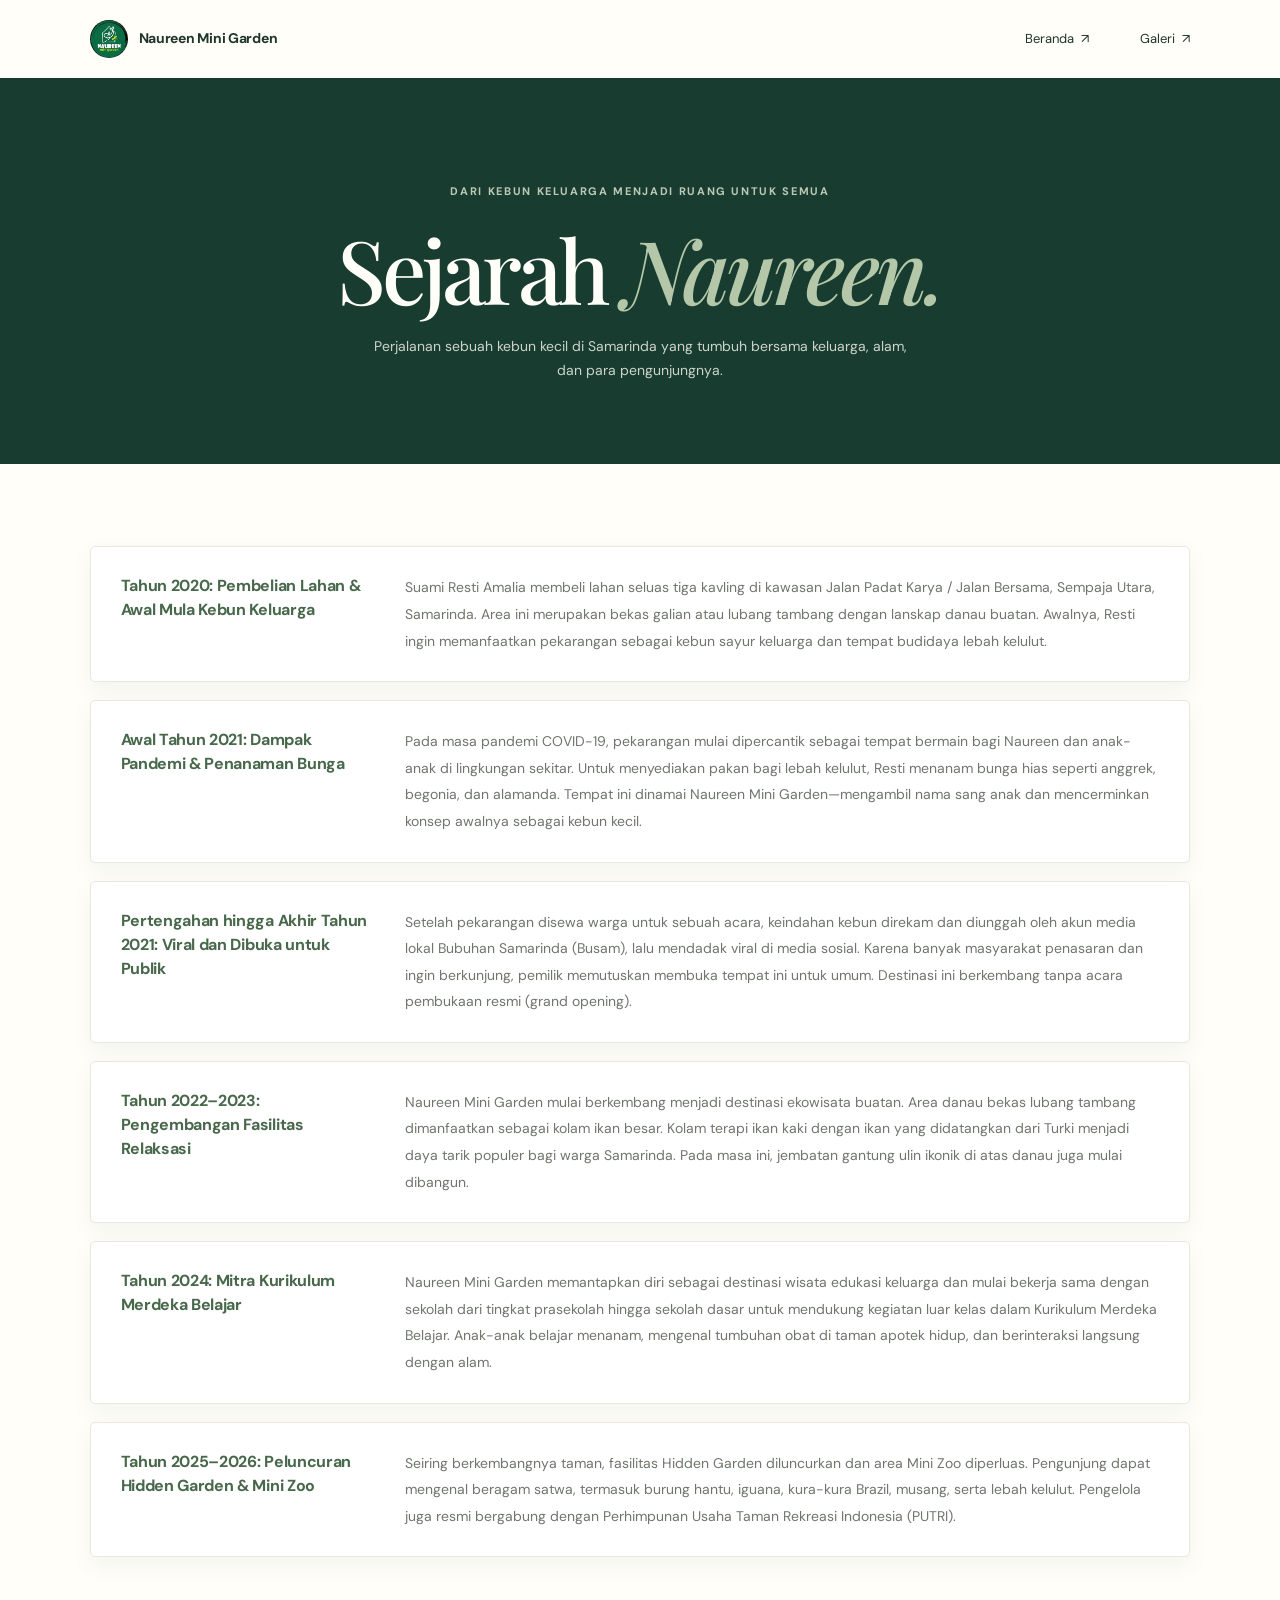
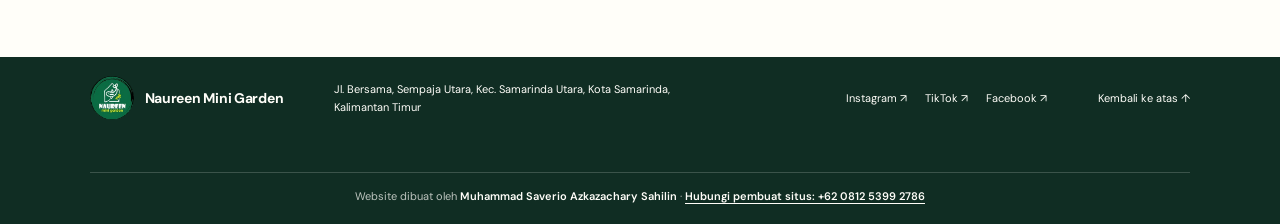
<file: sejarah.html>
<!doctype html>
<html lang="id">
  <head>
    <meta charset="utf-8" />
    <meta name="viewport" content="width=device-width, initial-scale=1" />
    <meta
      name="description"
      content="Kisah perjalanan Naureen Mini Garden di Samarinda, dari kebun keluarga hingga wisata edukasi."
    />
    <meta name="theme-color" content="#183d30" />
    <title>Sejarah — Naureen Mini Garden</title>
    <link rel="preconnect" href="https://fonts.googleapis.com" />
    <link rel="preconnect" href="https://fonts.gstatic.com" crossorigin />
    <link
      href="https://fonts.googleapis.com/css2?family=DM+Sans:wght@400;500;600;700&family=Playfair+Display:ital,wght@0,500;0,600;1,500;1,600&display=swap"
      rel="stylesheet"
    />
    <link rel="stylesheet" href="style.css" />
  </head>
  <body>
    <header class="site-header">
      <a class="brand" href="index.html" aria-label="Naureen Mini Garden, beranda">
        <img src="assets/naureen-logo.jpg" alt="" />
        <span>Naureen Mini Garden</span>
      </a>
      <button
        class="menu-toggle"
        type="button"
        aria-label="Buka navigasi"
        aria-expanded="false"
        aria-controls="main-navigation"
      >
        <span></span>
        <span></span>
      </button>
      <nav class="main-navigation" id="main-navigation" aria-label="Navigasi sejarah">
        <a href="index.html">Beranda <span aria-hidden="true">↗</span></a>
        <a href="galeri.html">Galeri <span aria-hidden="true">↗</span></a>
      </nav>
    </header>

    <main>
      <section class="gallery-page-intro">
        <p class="eyebrow">Dari kebun keluarga menjadi ruang untuk semua</p>
        <h1>Sejarah <em>Naureen.</em></h1>
        <p>
          Perjalanan sebuah kebun kecil di Samarinda yang tumbuh bersama keluarga,
          alam, dan para pengunjungnya.
        </p>
      </section>

      <section class="history-timeline section-wrap" aria-label="Linimasa sejarah Naureen Mini Garden">
        <ol class="history-timeline-list">
          <li class="history-timeline-item">
            <h2>Tahun 2020: Pembelian Lahan &amp; Awal Mula Kebun Keluarga</h2>
            <p>
              Suami Resti Amalia membeli lahan seluas tiga kavling di kawasan
              Jalan Padat Karya / Jalan Bersama, Sempaja Utara, Samarinda. Area
              ini merupakan bekas galian atau lubang tambang dengan lanskap
              danau buatan. Awalnya, Resti ingin memanfaatkan pekarangan sebagai
              kebun sayur keluarga dan tempat budidaya lebah kelulut.
            </p>
          </li>
          <li class="history-timeline-item">
            <h2>Awal Tahun 2021: Dampak Pandemi &amp; Penanaman Bunga</h2>
            <p>
              Pada masa pandemi COVID-19, pekarangan mulai dipercantik sebagai
              tempat bermain bagi Naureen dan anak-anak di lingkungan sekitar.
              Untuk menyediakan pakan bagi lebah kelulut, Resti menanam bunga
              hias seperti anggrek, begonia, dan alamanda. Tempat ini dinamai
              Naureen Mini Garden—mengambil nama sang anak dan mencerminkan
              konsep awalnya sebagai kebun kecil.
            </p>
          </li>
          <li class="history-timeline-item">
            <h2>Pertengahan hingga Akhir Tahun 2021: Viral dan Dibuka untuk Publik</h2>
            <p>
              Setelah pekarangan disewa warga untuk sebuah acara, keindahan
              kebun direkam dan diunggah oleh akun media lokal Bubuhan Samarinda
              (Busam), lalu mendadak viral di media sosial. Karena banyak
              masyarakat penasaran dan ingin berkunjung, pemilik memutuskan
              membuka tempat ini untuk umum. Destinasi ini berkembang tanpa
              acara pembukaan resmi (grand opening).
            </p>
          </li>
          <li class="history-timeline-item">
            <h2>Tahun 2022–2023: Pengembangan Fasilitas Relaksasi</h2>
            <p>
              Naureen Mini Garden mulai berkembang menjadi destinasi ekowisata
              buatan. Area danau bekas lubang tambang dimanfaatkan sebagai
              kolam ikan besar. Kolam terapi ikan kaki dengan ikan yang
              didatangkan dari Turki menjadi daya tarik populer bagi warga
              Samarinda. Pada masa ini, jembatan gantung ulin ikonik di atas
              danau juga mulai dibangun.
            </p>
          </li>
          <li class="history-timeline-item">
            <h2>Tahun 2024: Mitra Kurikulum Merdeka Belajar</h2>
            <p>
              Naureen Mini Garden memantapkan diri sebagai destinasi wisata
              edukasi keluarga dan mulai bekerja sama dengan sekolah dari tingkat
              prasekolah hingga sekolah dasar untuk mendukung kegiatan luar
              kelas dalam Kurikulum Merdeka Belajar. Anak-anak belajar menanam,
              mengenal tumbuhan obat di taman apotek hidup, dan berinteraksi
              langsung dengan alam.
            </p>
          </li>
          <li class="history-timeline-item">
            <h2>Tahun 2025–2026: Peluncuran Hidden Garden &amp; Mini Zoo</h2>
            <p>
              Seiring berkembangnya taman, fasilitas Hidden Garden diluncurkan
              dan area Mini Zoo diperluas. Pengunjung dapat mengenal beragam
              satwa, termasuk burung hantu, iguana, kura-kura Brazil, musang,
              serta lebah kelulut. Pengelola juga resmi bergabung dengan
              Perhimpunan Usaha Taman Rekreasi Indonesia (PUTRI).
            </p>
          </li>
        </ol>
      </section>
    </main>

    <footer class="site-footer">
      <a class="footer-brand" href="index.html">
        <img src="assets/naureen-logo.jpg" alt="" />
        <span>Naureen Mini Garden</span>
      </a>
      <p class="footer-address">
        Jl. Bersama, Sempaja Utara, Kec. Samarinda Utara, Kota Samarinda,
        Kalimantan Timur
      </p>
      <nav class="social-links" aria-label="Media sosial Naureen Mini Garden">
        <a href="https://www.instagram.com/naureenminigarden/" target="_blank" rel="noreferrer">Instagram ↗</a>
        <a href="https://www.tiktok.com/@naureenminigarden" target="_blank" rel="noreferrer">TikTok ↗</a>
        <a href="https://www.facebook.com/minigardennauren/" target="_blank" rel="noreferrer">Facebook ↗</a>
      </nav>
      <a class="back-to-top" href="#">Kembali ke atas ↑</a>
      <p class="footer-credit">
        Website dibuat oleh <strong>Muhammad Saverio Azkazachary Sahilin</strong>
        <span aria-hidden="true"> · </span>
        <a href="https://wa.me/6281253992786" target="_blank" rel="noreferrer">
          Hubungi pembuat situs: +62 0812 5399 2786
        </a>
      </p>
    </footer>
    <script>
      const menuToggle = document.querySelector(".menu-toggle");
      const navigation = document.querySelector(".main-navigation");

      menuToggle.addEventListener("click", () => {
        const isExpanded = menuToggle.getAttribute("aria-expanded") === "true";
        menuToggle.setAttribute("aria-expanded", String(!isExpanded));
        menuToggle.setAttribute("aria-label", isExpanded ? "Buka navigasi" : "Tutup navigasi");
        navigation.classList.toggle("is-open", !isExpanded);
      });

      navigation.addEventListener("click", (event) => {
        if (event.target.closest("a")) {
          menuToggle.setAttribute("aria-expanded", "false");
          menuToggle.setAttribute("aria-label", "Buka navigasi");
          navigation.classList.remove("is-open");
        }
      });
    </script>
  </body>
</html>
</file>
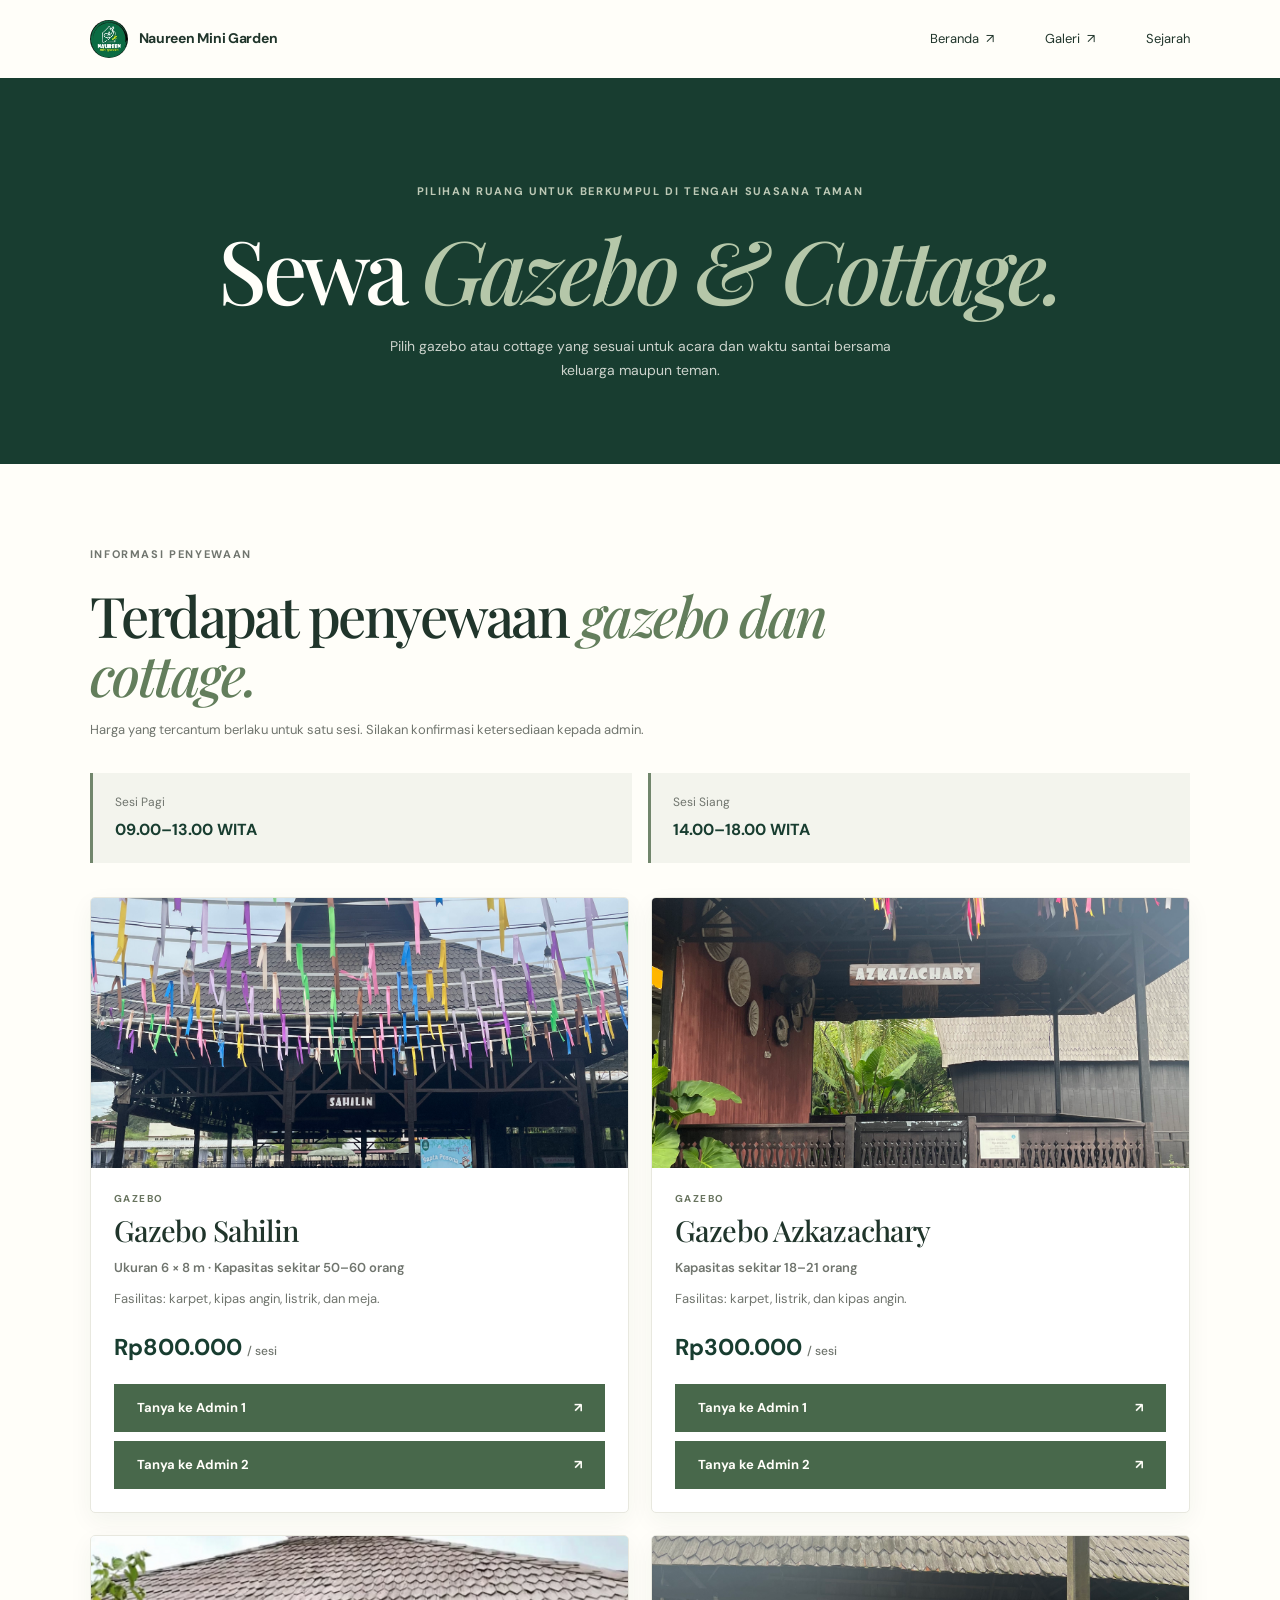
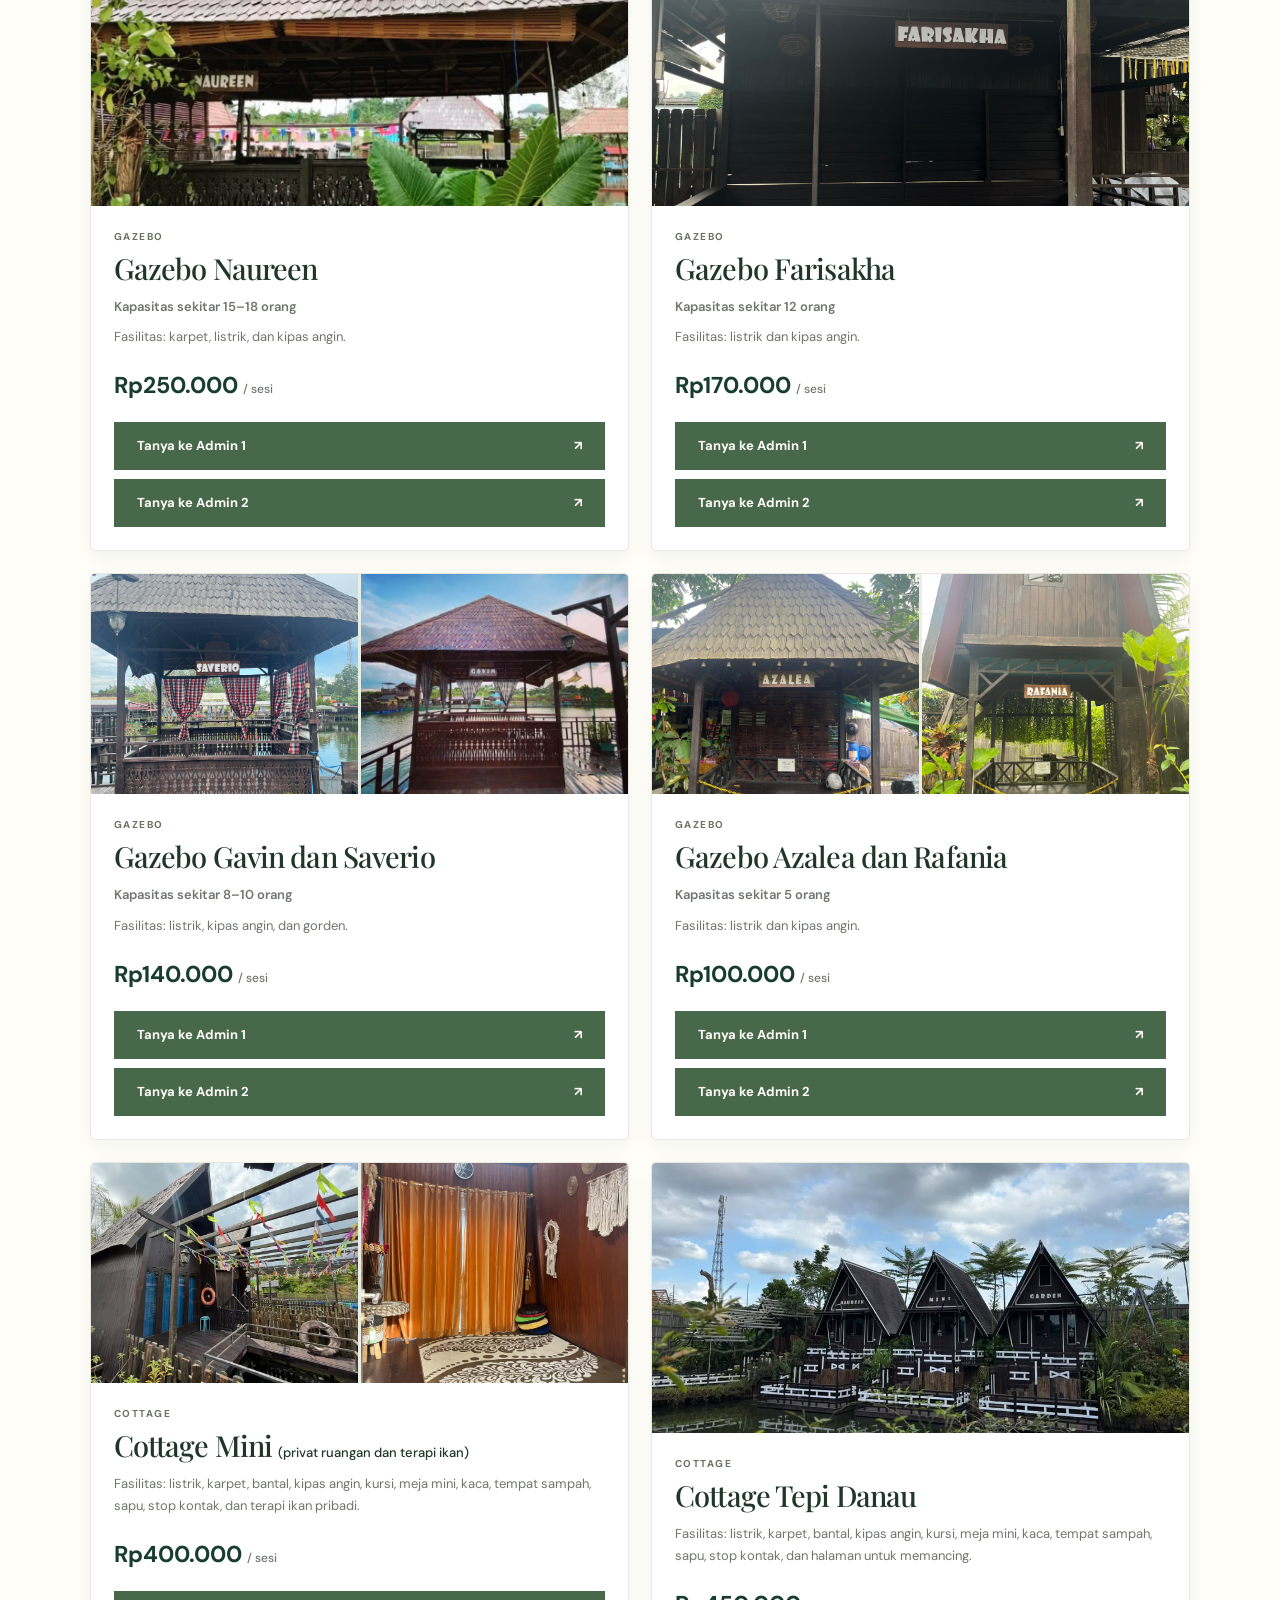
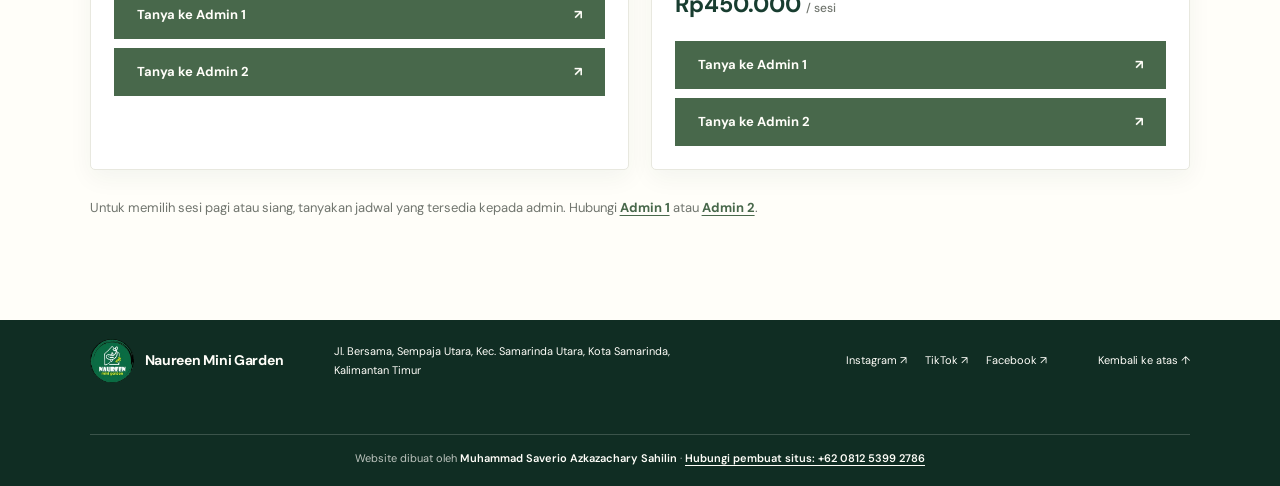
<file: sewa-gazebo.html>
<!doctype html>
<html lang="id">
  <head>
    <meta charset="utf-8" />
    <meta name="viewport" content="width=device-width, initial-scale=1" />
    <meta
      name="description"
      content="Pilihan gazebo dan cottage, harga per sesi, fasilitas, jadwal, dan informasi pemesanan di Naureen Mini Garden."
    />
    <meta name="theme-color" content="#183d30" />
    <title>Sewa Gazebo &amp; Cottage — Naureen Mini Garden</title>
    <link rel="preconnect" href="https://fonts.googleapis.com" />
    <link rel="preconnect" href="https://fonts.gstatic.com" crossorigin />
    <link
      href="https://fonts.googleapis.com/css2?family=DM+Sans:wght@400;500;600;700&family=Playfair+Display:ital,wght@0,500;0,600;1,500;1,600&display=swap"
      rel="stylesheet"
    />
    <link rel="stylesheet" href="style.css" />
  </head>
  <body>
    <header class="site-header">
      <a class="brand" href="index.html" aria-label="Naureen Mini Garden, beranda">
        <img src="assets/naureen-logo.jpg" alt="" />
        <span>Naureen Mini Garden</span>
      </a>
      <button
        class="menu-toggle"
        type="button"
        aria-label="Buka navigasi"
        aria-expanded="false"
        aria-controls="main-navigation"
      >
        <span></span>
        <span></span>
      </button>
      <nav class="main-navigation" id="main-navigation" aria-label="Navigasi sewa gazebo">
        <a href="index.html">Beranda <span aria-hidden="true">↗</span></a>
        <a href="galeri.html">Galeri <span aria-hidden="true">↗</span></a>
        <a href="sejarah.html">Sejarah</a>
      </nav>
    </header>

    <main>
      <section class="gallery-page-intro">
        <p class="eyebrow">Pilihan ruang untuk berkumpul di tengah suasana taman</p>
        <h1>Sewa <em>Gazebo &amp; Cottage.</em></h1>
        <p>
          Pilih gazebo atau cottage yang sesuai untuk acara dan waktu santai
          bersama keluarga maupun teman.
        </p>
      </section>

      <section class="rental-info section-wrap" aria-labelledby="rental-info-title">
        <div class="rental-section-heading">
          <p class="eyebrow">Informasi penyewaan</p>
          <h2 id="rental-info-title">Terdapat penyewaan <em>gazebo dan cottage.</em></h2>
          <p>Harga yang tercantum berlaku untuk satu sesi. Silakan konfirmasi ketersediaan kepada admin.</p>
        </div>
        <div class="rental-sessions" aria-label="Waktu penyewaan gazebo dan cottage">
          <div class="rental-session">
            <span>Sesi pagi</span>
            <strong>09.00–13.00 WITA</strong>
          </div>
          <div class="rental-session">
            <span>Sesi siang</span>
            <strong>14.00–18.00 WITA</strong>
          </div>
        </div>
        <div class="rental-options">
          <article class="rental-card">
            <div class="rental-card-photos">
              <img src="assets/naureen-gazebo-sahilin.jpg" alt="Gazebo Sahilin di Naureen Mini Garden" loading="lazy" />
            </div>
            <div class="rental-card-content">
              <p class="eyebrow">Gazebo</p>
              <h3>Gazebo Sahilin</h3>
              <p class="rental-card-summary">Ukuran 6 × 8 m · Kapasitas sekitar 50–60 orang</p>
              <p>Fasilitas: karpet, kipas angin, listrik, dan meja.</p>
              <strong class="rental-card-price">Rp800.000 <span>/ sesi</span></strong>
              <div class="rental-booking-actions">
                <a class="button button-dark rental-booking-link" href="https://wa.me/6282255650226?text=Halo%20Admin%2C%20saya%20ingin%20bertanya%20tentang%20penyewaan%20Gazebo%20Sahilin%20untuk%20sesi%20pagi%20atau%20siang." target="_blank" rel="noreferrer">Tanya ke Admin 1 <span aria-hidden="true">↗</span></a>
                <a class="button button-dark rental-booking-link" href="https://wa.me/6285250345997?text=Halo%20Admin%2C%20saya%20ingin%20bertanya%20tentang%20penyewaan%20Gazebo%20Sahilin%20untuk%20sesi%20pagi%20atau%20siang." target="_blank" rel="noreferrer">Tanya ke Admin 2 <span aria-hidden="true">↗</span></a>
              </div>
            </div>
          </article>
          <article class="rental-card">
            <div class="rental-card-photos">
              <img src="assets/naureen-gazebo-azkazachary.jpg" alt="Gazebo Azkazachary di Naureen Mini Garden" loading="lazy" />
            </div>
            <div class="rental-card-content">
              <p class="eyebrow">Gazebo</p>
              <h3>Gazebo Azkazachary</h3>
              <p class="rental-card-summary">Kapasitas sekitar 18–21 orang</p>
              <p>Fasilitas: karpet, listrik, dan kipas angin.</p>
              <strong class="rental-card-price">Rp300.000 <span>/ sesi</span></strong>
              <div class="rental-booking-actions">
                <a class="button button-dark rental-booking-link" href="https://wa.me/6282255650226?text=Halo%20Admin%2C%20saya%20ingin%20bertanya%20tentang%20penyewaan%20Gazebo%20Azkazachary%20untuk%20sesi%20pagi%20atau%20siang." target="_blank" rel="noreferrer">Tanya ke Admin 1 <span aria-hidden="true">↗</span></a>
                <a class="button button-dark rental-booking-link" href="https://wa.me/6285250345997?text=Halo%20Admin%2C%20saya%20ingin%20bertanya%20tentang%20penyewaan%20Gazebo%20Azkazachary%20untuk%20sesi%20pagi%20atau%20siang." target="_blank" rel="noreferrer">Tanya ke Admin 2 <span aria-hidden="true">↗</span></a>
              </div>
            </div>
          </article>
          <article class="rental-card">
            <div class="rental-card-photos">
              <img src="assets/naureen-gazebo-naureen.jpg" alt="Gazebo Naureen di Naureen Mini Garden" loading="lazy" />
            </div>
            <div class="rental-card-content">
              <p class="eyebrow">Gazebo</p>
              <h3>Gazebo Naureen</h3>
              <p class="rental-card-summary">Kapasitas sekitar 15–18 orang</p>
              <p>Fasilitas: karpet, listrik, dan kipas angin.</p>
              <strong class="rental-card-price">Rp250.000 <span>/ sesi</span></strong>
              <div class="rental-booking-actions">
                <a class="button button-dark rental-booking-link" href="https://wa.me/6282255650226?text=Halo%20Admin%2C%20saya%20ingin%20bertanya%20tentang%20penyewaan%20Gazebo%20Naureen%20untuk%20sesi%20pagi%20atau%20siang." target="_blank" rel="noreferrer">Tanya ke Admin 1 <span aria-hidden="true">↗</span></a>
                <a class="button button-dark rental-booking-link" href="https://wa.me/6285250345997?text=Halo%20Admin%2C%20saya%20ingin%20bertanya%20tentang%20penyewaan%20Gazebo%20Naureen%20untuk%20sesi%20pagi%20atau%20siang." target="_blank" rel="noreferrer">Tanya ke Admin 2 <span aria-hidden="true">↗</span></a>
              </div>
            </div>
          </article>
          <article class="rental-card">
            <div class="rental-card-photos">
              <img src="assets/naureen-gazebo-farisakha.jpg" alt="Gazebo Farisakha di Naureen Mini Garden" loading="lazy" />
            </div>
            <div class="rental-card-content">
              <p class="eyebrow">Gazebo</p>
              <h3>Gazebo Farisakha</h3>
              <p class="rental-card-summary">Kapasitas sekitar 12 orang</p>
              <p>Fasilitas: listrik dan kipas angin.</p>
              <strong class="rental-card-price">Rp170.000 <span>/ sesi</span></strong>
              <div class="rental-booking-actions">
                <a class="button button-dark rental-booking-link" href="https://wa.me/6282255650226?text=Halo%20Admin%2C%20saya%20ingin%20bertanya%20tentang%20penyewaan%20Gazebo%20Farisakha%20untuk%20sesi%20pagi%20atau%20siang." target="_blank" rel="noreferrer">Tanya ke Admin 1 <span aria-hidden="true">↗</span></a>
                <a class="button button-dark rental-booking-link" href="https://wa.me/6285250345997?text=Halo%20Admin%2C%20saya%20ingin%20bertanya%20tentang%20penyewaan%20Gazebo%20Farisakha%20untuk%20sesi%20pagi%20atau%20siang." target="_blank" rel="noreferrer">Tanya ke Admin 2 <span aria-hidden="true">↗</span></a>
              </div>
            </div>
          </article>
          <article class="rental-card">
            <div class="rental-card-photos is-pair">
              <img src="assets/naureen-gazebo-gavin-saverio-1.jpg" alt="Gazebo Gavin dan Saverio di Naureen Mini Garden" loading="lazy" />
              <img src="assets/naureen-gazebo-gavin-saverio-2.jpg" alt="Tampak lain Gazebo Gavin dan Saverio" loading="lazy" />
            </div>
            <div class="rental-card-content">
              <p class="eyebrow">Gazebo</p>
              <h3>Gazebo Gavin dan Saverio</h3>
              <p class="rental-card-summary">Kapasitas sekitar 8–10 orang</p>
              <p>Fasilitas: listrik, kipas angin, dan gorden.</p>
              <strong class="rental-card-price">Rp140.000 <span>/ sesi</span></strong>
              <div class="rental-booking-actions">
                <a class="button button-dark rental-booking-link" href="https://wa.me/6282255650226?text=Halo%20Admin%2C%20saya%20ingin%20bertanya%20tentang%20penyewaan%20Gazebo%20Gavin%20dan%20Saverio%20untuk%20sesi%20pagi%20atau%20siang." target="_blank" rel="noreferrer">Tanya ke Admin 1 <span aria-hidden="true">↗</span></a>
                <a class="button button-dark rental-booking-link" href="https://wa.me/6285250345997?text=Halo%20Admin%2C%20saya%20ingin%20bertanya%20tentang%20penyewaan%20Gazebo%20Gavin%20dan%20Saverio%20untuk%20sesi%20pagi%20atau%20siang." target="_blank" rel="noreferrer">Tanya ke Admin 2 <span aria-hidden="true">↗</span></a>
              </div>
            </div>
          </article>
          <article class="rental-card">
            <div class="rental-card-photos is-pair">
              <img src="assets/naureen-gazebo-azalea-rafania-1.jpg" alt="Gazebo Azalea dan Rafania di Naureen Mini Garden" loading="lazy" />
              <img src="assets/naureen-gazebo-azalea-rafania-2.jpg" alt="Tampak lain Gazebo Azalea dan Rafania" loading="lazy" />
            </div>
            <div class="rental-card-content">
              <p class="eyebrow">Gazebo</p>
              <h3>Gazebo Azalea dan Rafania</h3>
              <p class="rental-card-summary">Kapasitas sekitar 5 orang</p>
              <p>Fasilitas: listrik dan kipas angin.</p>
              <strong class="rental-card-price">Rp100.000 <span>/ sesi</span></strong>
              <div class="rental-booking-actions">
                <a class="button button-dark rental-booking-link" href="https://wa.me/6282255650226?text=Halo%20Admin%2C%20saya%20ingin%20bertanya%20tentang%20penyewaan%20Gazebo%20Azalea%20dan%20Rafania%20untuk%20sesi%20pagi%20atau%20siang." target="_blank" rel="noreferrer">Tanya ke Admin 1 <span aria-hidden="true">↗</span></a>
                <a class="button button-dark rental-booking-link" href="https://wa.me/6285250345997?text=Halo%20Admin%2C%20saya%20ingin%20bertanya%20tentang%20penyewaan%20Gazebo%20Azalea%20dan%20Rafania%20untuk%20sesi%20pagi%20atau%20siang." target="_blank" rel="noreferrer">Tanya ke Admin 2 <span aria-hidden="true">↗</span></a>
              </div>
            </div>
          </article>
          <article class="rental-card">
            <div class="rental-card-photos is-pair">
              <img src="assets/naureen-cottage-mini-deck.png" alt="Cottage Mini di tepi kolam dengan area dek" loading="lazy" />
              <img src="assets/naureen-cottage-mini-2.jpg" alt="Tampak lain cottage mini" loading="lazy" />
            </div>
            <div class="rental-card-content">
              <p class="eyebrow">Cottage</p>
              <h3>Cottage Mini <span>(privat ruangan dan terapi ikan)</span></h3>
              <p>Fasilitas: listrik, karpet, bantal, kipas angin, kursi, meja mini, kaca, tempat sampah, sapu, stop kontak, dan terapi ikan pribadi.</p>
              <strong class="rental-card-price">Rp400.000 <span>/ sesi</span></strong>
              <div class="rental-booking-actions">
                <a class="button button-dark rental-booking-link" href="https://wa.me/6282255650226?text=Halo%20Admin%2C%20saya%20ingin%20bertanya%20tentang%20penyewaan%20Cottage%20Mini%20untuk%20sesi%20pagi%20atau%20siang." target="_blank" rel="noreferrer">Tanya ke Admin 1 <span aria-hidden="true">↗</span></a>
                <a class="button button-dark rental-booking-link" href="https://wa.me/6285250345997?text=Halo%20Admin%2C%20saya%20ingin%20bertanya%20tentang%20penyewaan%20Cottage%20Mini%20untuk%20sesi%20pagi%20atau%20siang." target="_blank" rel="noreferrer">Tanya ke Admin 2 <span aria-hidden="true">↗</span></a>
              </div>
            </div>
          </article>
          <article class="rental-card">
            <div class="rental-card-photos">
              <img src="assets/naureen-cottage-tepi-danau.png" alt="Cottage mini di tepi danau Naureen Mini Garden" loading="lazy" />
            </div>
            <div class="rental-card-content">
              <p class="eyebrow">Cottage</p>
              <h3>Cottage Tepi Danau</h3>
              <p>Fasilitas: listrik, karpet, bantal, kipas angin, kursi, meja mini, kaca, tempat sampah, sapu, stop kontak, dan halaman untuk memancing.</p>
              <strong class="rental-card-price">Rp450.000 <span>/ sesi</span></strong>
              <div class="rental-booking-actions">
                <a class="button button-dark rental-booking-link" href="https://wa.me/6282255650226?text=Halo%20Admin%2C%20saya%20ingin%20bertanya%20tentang%20penyewaan%20Cottage%20Tepi%20Danau%20untuk%20sesi%20pagi%20atau%20siang." target="_blank" rel="noreferrer">Tanya ke Admin 1 <span aria-hidden="true">↗</span></a>
                <a class="button button-dark rental-booking-link" href="https://wa.me/6285250345997?text=Halo%20Admin%2C%20saya%20ingin%20bertanya%20tentang%20penyewaan%20Cottage%20Tepi%20Danau%20untuk%20sesi%20pagi%20atau%20siang." target="_blank" rel="noreferrer">Tanya ke Admin 2 <span aria-hidden="true">↗</span></a>
              </div>
            </div>
          </article>
        </div>
        <p class="rental-contact-note">
          Untuk memilih sesi pagi atau siang, tanyakan jadwal yang tersedia kepada admin.
          Hubungi <a href="https://wa.me/6282255650226" target="_blank" rel="noreferrer">Admin 1</a>
          atau <a href="https://wa.me/6285250345997" target="_blank" rel="noreferrer">Admin 2</a>.
        </p>
      </section>
    </main>

    <footer class="site-footer">
      <a class="footer-brand" href="index.html">
        <img src="assets/naureen-logo.jpg" alt="" />
        <span>Naureen Mini Garden</span>
      </a>
      <p class="footer-address">
        Jl. Bersama, Sempaja Utara, Kec. Samarinda Utara, Kota Samarinda,
        Kalimantan Timur
      </p>
      <nav class="social-links" aria-label="Media sosial Naureen Mini Garden">
        <a href="https://www.instagram.com/naureenminigarden/" target="_blank" rel="noreferrer">Instagram ↗</a>
        <a href="https://www.tiktok.com/@naureenminigarden" target="_blank" rel="noreferrer">TikTok ↗</a>
        <a href="https://www.facebook.com/minigardennauren/" target="_blank" rel="noreferrer">Facebook ↗</a>
      </nav>
      <a class="back-to-top" href="#">Kembali ke atas ↑</a>
      <p class="footer-credit">
        Website dibuat oleh <strong>Muhammad Saverio Azkazachary Sahilin</strong>
        <span aria-hidden="true"> · </span>
        <a href="https://wa.me/6281253992786" target="_blank" rel="noreferrer">
          Hubungi pembuat situs: +62 0812 5399 2786
        </a>
      </p>
    </footer>
    <script>
      const menuToggle = document.querySelector(".menu-toggle");
      const navigation = document.querySelector(".main-navigation");

      menuToggle.addEventListener("click", () => {
        const isExpanded = menuToggle.getAttribute("aria-expanded") === "true";
        menuToggle.setAttribute("aria-expanded", String(!isExpanded));
        menuToggle.setAttribute("aria-label", isExpanded ? "Buka navigasi" : "Tutup navigasi");
        navigation.classList.toggle("is-open", !isExpanded);
      });

      navigation.addEventListener("click", (event) => {
        if (event.target.closest("a")) {
          menuToggle.setAttribute("aria-expanded", "false");
          menuToggle.setAttribute("aria-label", "Buka navigasi");
          navigation.classList.remove("is-open");
        }
      });
    </script>
  </body>
</html>
</file>
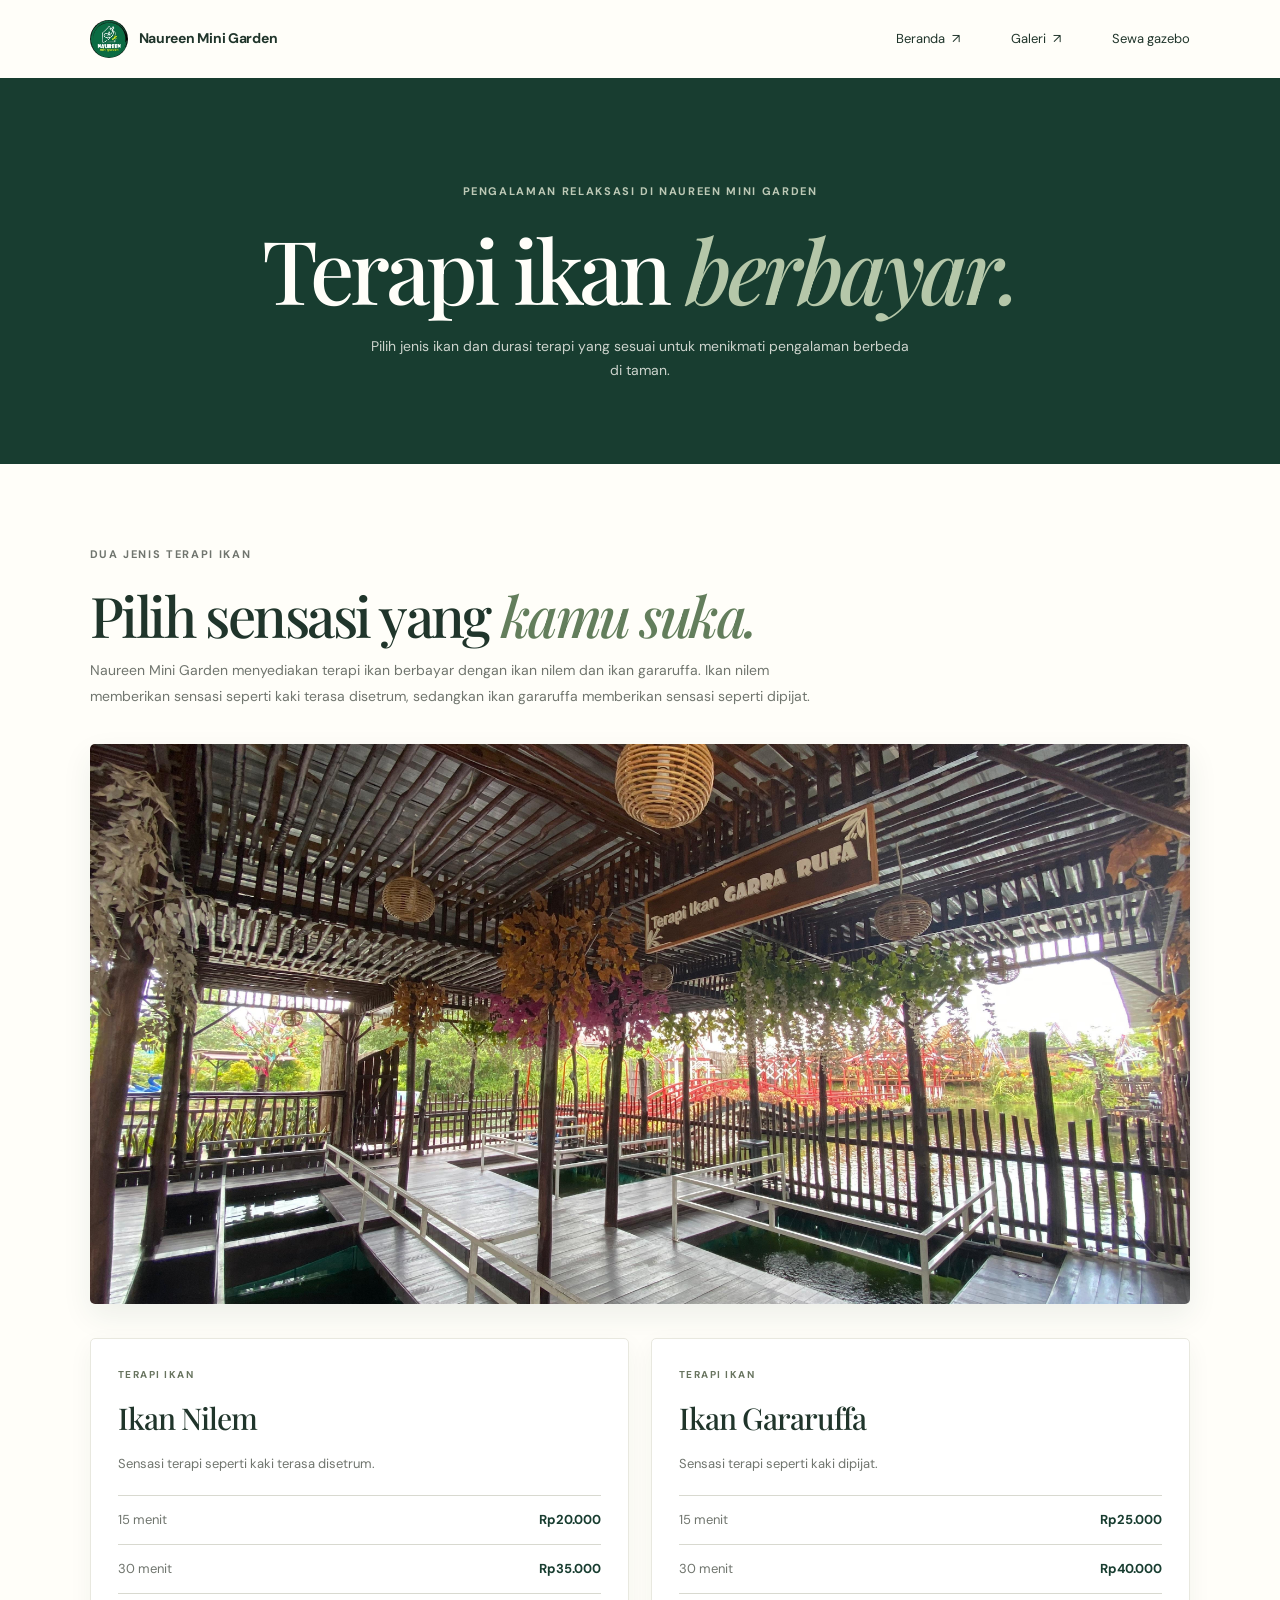
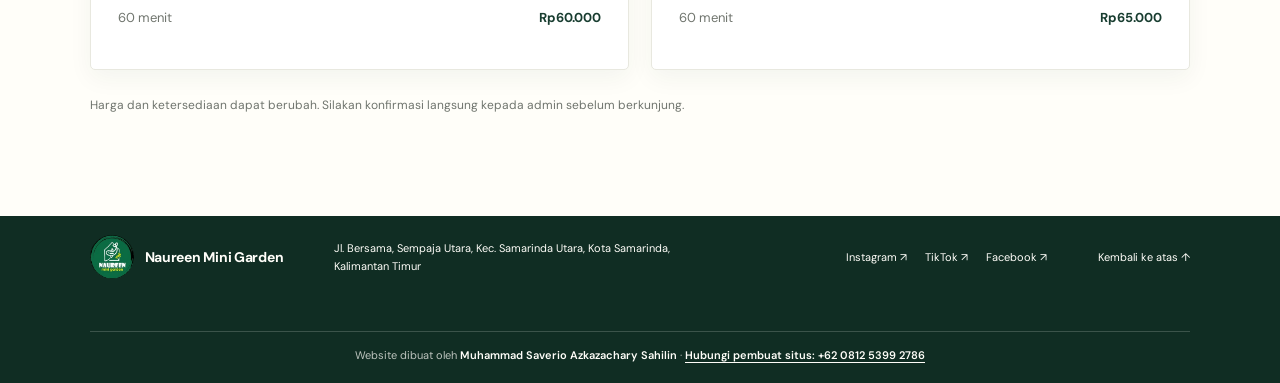
<file: terapi-ikan.html>
<!doctype html>
<html lang="id">
  <head>
    <meta charset="utf-8" />
    <meta name="viewport" content="width=device-width, initial-scale=1" />
    <meta
      name="description"
      content="Informasi terapi ikan berbayar nilem dan gararuffa di Naureen Mini Garden beserta harga dan durasinya."
    />
    <meta name="theme-color" content="#183d30" />
    <title>Terapi Ikan — Naureen Mini Garden</title>
    <link rel="preconnect" href="https://fonts.googleapis.com" />
    <link rel="preconnect" href="https://fonts.gstatic.com" crossorigin />
    <link
      href="https://fonts.googleapis.com/css2?family=DM+Sans:wght@400;500;600;700&family=Playfair+Display:ital,wght@0,500;0,600;1,500;1,600&display=swap"
      rel="stylesheet"
    />
    <link rel="stylesheet" href="style.css" />
  </head>
  <body>
    <header class="site-header">
      <a class="brand" href="index.html" aria-label="Naureen Mini Garden, beranda">
        <img src="assets/naureen-logo.jpg" alt="" />
        <span>Naureen Mini Garden</span>
      </a>
      <button
        class="menu-toggle"
        type="button"
        aria-label="Buka navigasi"
        aria-expanded="false"
        aria-controls="main-navigation"
      >
        <span></span>
        <span></span>
      </button>
      <nav class="main-navigation" id="main-navigation" aria-label="Navigasi terapi ikan">
        <a href="index.html">Beranda <span aria-hidden="true">↗</span></a>
        <a href="galeri.html">Galeri <span aria-hidden="true">↗</span></a>
        <a href="sewa-gazebo.html">Sewa gazebo</a>
      </nav>
    </header>

    <main>
      <section class="gallery-page-intro">
        <p class="eyebrow">Pengalaman relaksasi di Naureen Mini Garden</p>
        <h1>Terapi ikan <em>berbayar.</em></h1>
        <p>
          Pilih jenis ikan dan durasi terapi yang sesuai untuk menikmati
          pengalaman berbeda di taman.
        </p>
      </section>

      <section class="fish-therapy section-wrap" aria-labelledby="fish-therapy-title">
        <div class="fish-therapy-intro">
          <p class="eyebrow">Dua jenis terapi ikan</p>
          <h2 id="fish-therapy-title">Pilih sensasi yang <em>kamu suka.</em></h2>
          <p>
            Naureen Mini Garden menyediakan terapi ikan berbayar dengan ikan
            nilem dan ikan gararuffa. Ikan nilem memberikan sensasi seperti
            kaki terasa disetrum, sedangkan ikan gararuffa memberikan sensasi
            seperti dipijat.
          </p>
        </div>

        <figure class="fish-therapy-photo">
          <img
            src="assets/naureen-fish-therapy.jpg"
            alt="Kolam terapi ikan di Naureen Mini Garden"
            fetchpriority="high"
          />
        </figure>

        <div class="fish-therapy-types">
          <article class="fish-therapy-type">
            <p class="eyebrow">Terapi ikan</p>
            <h3>Ikan Nilem</h3>
            <p>Sensasi terapi seperti kaki terasa disetrum.</p>
            <dl class="fish-therapy-prices">
              <div><dt>15 menit</dt><dd>Rp20.000</dd></div>
              <div><dt>30 menit</dt><dd>Rp35.000</dd></div>
              <div><dt>60 menit</dt><dd>Rp60.000</dd></div>
            </dl>
          </article>
          <article class="fish-therapy-type">
            <p class="eyebrow">Terapi ikan</p>
            <h3>Ikan Gararuffa</h3>
            <p>Sensasi terapi seperti kaki dipijat.</p>
            <dl class="fish-therapy-prices">
              <div><dt>15 menit</dt><dd>Rp25.000</dd></div>
              <div><dt>30 menit</dt><dd>Rp40.000</dd></div>
              <div><dt>60 menit</dt><dd>Rp65.000</dd></div>
            </dl>
          </article>
        </div>
        <p class="fish-therapy-note">
          Harga dan ketersediaan dapat berubah. Silakan konfirmasi langsung
          kepada admin sebelum berkunjung.
        </p>
      </section>
    </main>

    <footer class="site-footer">
      <a class="footer-brand" href="index.html">
        <img src="assets/naureen-logo.jpg" alt="" />
        <span>Naureen Mini Garden</span>
      </a>
      <p class="footer-address">
        Jl. Bersama, Sempaja Utara, Kec. Samarinda Utara, Kota Samarinda,
        Kalimantan Timur
      </p>
      <nav class="social-links" aria-label="Media sosial Naureen Mini Garden">
        <a href="https://www.instagram.com/naureenminigarden/" target="_blank" rel="noreferrer">Instagram ↗</a>
        <a href="https://www.tiktok.com/@naureenminigarden" target="_blank" rel="noreferrer">TikTok ↗</a>
        <a href="https://www.facebook.com/minigardennauren/" target="_blank" rel="noreferrer">Facebook ↗</a>
      </nav>
      <a class="back-to-top" href="#">Kembali ke atas ↑</a>
      <p class="footer-credit">
        Website dibuat oleh <strong>Muhammad Saverio Azkazachary Sahilin</strong>
        <span aria-hidden="true"> · </span>
        <a href="https://wa.me/6281253992786" target="_blank" rel="noreferrer">
          Hubungi pembuat situs: +62 0812 5399 2786
        </a>
      </p>
    </footer>
    <script>
      const menuToggle = document.querySelector(".menu-toggle");
      const navigation = document.querySelector(".main-navigation");

      menuToggle.addEventListener("click", () => {
        const isExpanded = menuToggle.getAttribute("aria-expanded") === "true";
        menuToggle.setAttribute("aria-expanded", String(!isExpanded));
        menuToggle.setAttribute("aria-label", isExpanded ? "Buka navigasi" : "Tutup navigasi");
        navigation.classList.toggle("is-open", !isExpanded);
      });

      navigation.addEventListener("click", (event) => {
        if (event.target.closest("a")) {
          menuToggle.setAttribute("aria-expanded", "false");
          menuToggle.setAttribute("aria-label", "Buka navigasi");
          navigation.classList.remove("is-open");
        }
      });
    </script>
  </body>
</html>
</file>
<file: style.css>
:root {
  color-scheme: light;
  --forest: #183d30;
  --forest-deep: #102d23;
  --ink: #20352b;
  --muted: #70756e;
  --paper: #fffef9;
  --line: #d8d9d0;
  --serif: "Playfair Display", Georgia, serif;
  --sans: "DM Sans", Arial, sans-serif;
}

* {
  box-sizing: border-box;
}

html {
  scroll-behavior: smooth;
  scroll-padding-top: 80px;
}

body {
  margin: 0;
  background: var(--paper);
  color: var(--ink);
  font-family: var(--sans);
  font-size: 15px;
  line-height: 1.7;
}

a {
  color: inherit;
  text-decoration: none;
}

button {
  font: inherit;
}

.site-header {
  position: relative;
  z-index: 5;
  display: flex;
  height: 78px;
  align-items: center;
  justify-content: space-between;
  padding: 0 clamp(24px, 7vw, 108px);
  background: var(--paper);
}

.brand,
.footer-brand {
  display: inline-flex;
  align-items: center;
  gap: 11px;
  font-size: 14px;
  font-weight: 700;
  letter-spacing: -0.02em;
}

.brand img {
  width: 38px;
  height: 38px;
  border-radius: 50%;
  object-fit: cover;
}

.main-navigation {
  display: flex;
  align-items: center;
  gap: clamp(26px, 4vw, 60px);
  font-size: 13px;
}

.main-navigation a,
.social-links a,
.back-to-top {
  transition: opacity 180ms ease;
}

.main-navigation a:hover,
.social-links a:hover,
.back-to-top:hover {
  opacity: 0.65;
}

.main-navigation a span {
  margin-left: 4px;
}

.menu-toggle {
  display: none;
}

.hero {
  position: relative;
  display: flex;
  min-height: min(690px, calc(100svh - 78px));
  min-height: max(560px, min(690px, calc(100svh - 78px)));
  align-items: center;
  overflow: hidden;
  background: var(--forest);
  color: var(--paper);
}

.hero-image,
.hero-shade {
  position: absolute;
  inset: 0;
  width: 100%;
  height: 100%;
}

.hero-image {
  object-fit: cover;
  object-position: center 53%;
}

.hero-shade {
  background:
    linear-gradient(90deg, rgb(11 33 25 / 78%) 0%, rgb(14 39 30 / 55%) 44%, rgb(18 45 35 / 10%) 100%),
    linear-gradient(0deg, rgb(12 34 26 / 34%), transparent 38%);
}

.hero-content {
  position: relative;
  z-index: 1;
  width: min(720px, 78%);
  margin-left: clamp(30px, 10vw, 154px);
  padding: 56px 0 76px;
}

.eyebrow {
  margin: 0 0 22px;
  color: var(--muted);
  font-size: 11px;
  font-weight: 700;
  letter-spacing: 0.15em;
  line-height: 1.5;
  text-transform: uppercase;
}

.hero .eyebrow {
  color: rgb(255 254 249 / 79%);
  font-size: 12px;
  font-weight: 500;
  letter-spacing: 0.08em;
  text-transform: none;
}

h1,
h2 {
  margin: 0;
  font-family: var(--serif);
  font-weight: 500;
  letter-spacing: -0.045em;
  line-height: 1.06;
}

h1 {
  max-width: 750px;
  font-size: clamp(56px, 8.2vw, 104px);
}

h1 em,
h2 em {
  color: #a8bb9e;
  font-weight: 500;
}

.hero-description {
  max-width: 460px;
  margin: 25px 0 28px;
  color: rgb(255 254 249 / 82%);
  font-size: 15px;
  line-height: 1.8;
}

.hero-actions {
  display: grid;
  grid-template-columns: repeat(2, minmax(0, 1fr));
  gap: 18px 20px;
  max-width: 760px;
  align-items: stretch;
}

.hero-actions > * {
  min-width: 0;
}

.button {
  display: inline-flex;
  min-height: 56px;
  align-items: center;
  justify-content: center;
  gap: 28px;
  padding: 0 23px;
  font-size: 13px;
  font-weight: 700;
  transition: background-color 180ms ease, color 180ms ease, transform 180ms ease;
}

.button:hover {
  transform: translateY(-2px);
}

.button-light {
  background: var(--paper);
  color: var(--forest);
}

.button-light:hover {
  background: #e9eee5;
}

.hero-actions .button {
  width: 100%;
  min-width: 0;
}

.hero-actions .button-dark {
  min-width: 0;
  justify-content: space-between;
}

.text-link {
  display: inline-flex;
  align-items: center;
  gap: 9px;
  color: var(--paper);
  font-size: 13px;
  font-weight: 600;
}

.hero-caption {
  position: absolute;
  right: clamp(30px, 7vw, 108px);
  bottom: 29px;
  display: flex;
  gap: 14px;
  align-items: center;
  color: rgb(255 254 249 / 86%);
  font-size: 12px;
}

.hero-caption span:first-child {
  font-size: 11px;
  letter-spacing: 0.12em;
}

.scroll-cue {
  position: absolute;
  right: 50%;
  bottom: 22px;
  display: grid;
  width: 38px;
  height: 38px;
  place-items: center;
  border: 1px solid rgb(255 254 249 / 38%);
  border-radius: 50%;
  color: var(--paper);
  font-size: 19px;
}

.visit-summary {
  position: relative;
  z-index: 2;
  display: grid;
  grid-template-columns: 1fr 1.55fr 1.35fr auto;
  gap: 24px;
  align-items: center;
  width: min(1240px, calc(100% - 2 * clamp(24px, 7vw, 108px)));
  min-height: 110px;
  margin: -28px auto 0;
  padding: 21px 26px;
  background: var(--paper);
  box-shadow: 0 14px 50px rgb(24 61 48 / 8%);
}

.summary-item {
  display: flex;
  gap: 13px;
  align-items: center;
  min-width: 0;
}

.summary-icon {
  color: #71866c;
  font-size: 23px;
  line-height: 1;
}

.summary-item > div {
  display: grid;
  gap: 2px;
}

.summary-label {
  color: var(--muted);
  font-size: 10px;
  letter-spacing: 0.11em;
  text-transform: uppercase;
}

.summary-item strong {
  font-size: 12px;
  font-weight: 600;
  line-height: 1.5;
}

.summary-map {
  display: inline-flex;
  gap: 9px;
  align-items: center;
  font-size: 12px;
  font-weight: 700;
  white-space: nowrap;
}

.section-wrap {
  width: min(1240px, calc(100% - 2 * clamp(24px, 7vw, 108px)));
  margin-inline: auto;
}

.intro {
  padding-top: 100px;
  padding-bottom: 120px;
}

.section-marker {
  display: flex;
  justify-content: space-between;
  align-items: center;
  margin-bottom: 36px;
  color: #68745f;
  font-size: 11px;
  font-weight: 700;
  letter-spacing: 0.13em;
  text-transform: uppercase;
}

.section-marker span:last-child {
  font-size: 24px;
}

.intro-copy {
  display: grid;
  grid-template-columns: 0.82fr 1fr;
  gap: clamp(50px, 10vw, 150px);
  align-items: center;
}

.intro-copy > div {
  max-width: 440px;
  padding-left: 5%;
}

.intro h2,
.visit h2 {
  font-size: clamp(42px, 5vw, 64px);
}

.intro h2 em,
.visit h2 em,
.mood h2 em {
  color: #637e5c;
}

.intro-copy > div > p,
.visit-copy > p:not(.eyebrow) {
  margin: 24px 0 23px;
  color: var(--muted);
  font-size: 14px;
  line-height: 1.9;
}

.underlined-link {
  display: inline-flex;
  gap: 11px;
  align-items: center;
  padding-bottom: 6px;
  border-bottom: 1px solid #84917f;
  font-size: 12px;
  font-weight: 700;
}

figure {
  margin: 0;
}

.intro-photo img {
  height: 390px;
}

.photo-button {
  display: block;
  width: 100%;
  padding: 0;
  overflow: hidden;
  border: 0;
  background: transparent;
  cursor: zoom-in;
}

.photo-button img {
  display: block;
  width: 100%;
  object-fit: cover;
  transition: transform 500ms ease;
}

.photo-button:hover img {
  transform: scale(1.035);
}

.intro-photo figcaption {
  margin-top: 12px;
  color: var(--muted);
  font-size: 11px;
}

.mood {
  background: var(--forest);
  color: var(--paper);
  padding: 104px clamp(24px, 7vw, 108px) 114px;
}

.mood-inner {
  width: min(1240px, 100%);
  margin-inline: auto;
}

.mood-heading {
  display: flex;
  justify-content: space-between;
  align-items: end;
  gap: 50px;
  margin-bottom: 45px;
}

.mood .eyebrow {
  color: #bdc9b6;
}

.mood h2 {
  font-size: clamp(40px, 5vw, 63px);
}

.mood h2 em {
  color: #b5c7a9;
}

.mood-heading > p {
  max-width: 340px;
  margin: 0 5% 5px 0;
  color: rgb(255 254 249 / 76%);
  font-size: 13px;
  line-height: 1.9;
}

.gallery {
  display: grid;
  grid-template-columns: 1.15fr 0.85fr;
  gap: 27px;
  align-items: start;
}

.gallery-card-tall .photo-button img {
  height: 490px;
}

.gallery-card-short {
  margin-top: 94px;
}

.gallery-card-short .photo-button img {
  height: 310px;
}

.gallery-card figcaption {
  display: flex;
  gap: 17px;
  align-items: center;
  margin-top: 14px;
  font-size: 13px;
}

.gallery-card figcaption span {
  color: #bbcaaf;
  font-size: 11px;
  letter-spacing: 0.1em;
}

.home-activities {
  padding-top: 106px;
  padding-bottom: 112px;
}

.home-activities-heading {
  display: flex;
  justify-content: space-between;
  align-items: end;
  gap: 36px;
  margin-bottom: 34px;
}

.home-activities-heading h2 {
  max-width: 650px;
  font-size: clamp(38px, 5vw, 58px);
}

.home-activities-heading h2 em {
  color: #637e5c;
}

.home-activities-heading > p {
  max-width: 330px;
  margin: 0 0 5px;
  color: var(--muted);
  font-size: 13px;
  line-height: 1.85;
}

.home-activities-grid {
  display: grid;
  grid-template-columns: repeat(2, minmax(0, 1fr));
  gap: 22px;
}

.home-activity-card {
  min-width: 0;
  overflow: hidden;
  border: 1px solid #e8e8df;
  border-radius: 5px;
  background: #fff;
  box-shadow: 0 8px 24px rgb(24 61 48 / 5%);
}

.home-activity-card > img {
  display: block;
  width: 100%;
  height: 280px;
  object-fit: cover;
}

.home-activity-content {
  padding: 26px;
}

.home-activity-content .eyebrow {
  margin-bottom: 8px;
  color: #68745f;
  font-size: 10px;
}

.home-activity-content h3 {
  margin: 0 0 10px;
  color: var(--ink);
  font-family: var(--serif);
  font-size: 30px;
  font-weight: 500;
  letter-spacing: -0.03em;
}

.home-activity-content > p:not(.eyebrow) {
  margin: 0 0 18px;
  color: var(--muted);
  font-size: 13px;
  line-height: 1.85;
}

.home-fishing-card {
  display: flex;
  flex-direction: column;
  justify-content: center;
  padding-top: 30px;
  background: #f3f4ed;
}

.fishing-card-icon {
  display: grid;
  width: 76px;
  height: 76px;
  margin: 0 26px 4px;
  place-items: center;
  border-radius: 50%;
  background: #dfe7d8;
  color: var(--forest);
  font-size: 44px;
  line-height: 1;
}

.home-spots {
  padding-bottom: 112px;
}

.home-spots-grid {
  display: grid;
  grid-template-columns: repeat(3, minmax(0, 1fr));
  gap: 18px;
  align-items: start;
}

.home-spot-card {
  min-width: 0;
  overflow: hidden;
  border: 1px solid #e8e8df;
  border-radius: 5px;
  background: #fff;
  box-shadow: 0 8px 24px rgb(24 61 48 / 5%);
}

.home-spot-gallery {
  display: grid;
  gap: 3px;
  overflow: hidden;
  background: #e9eee5;
}

.home-spot-gallery img {
  display: block;
  width: 100%;
  height: 145px;
  object-fit: cover;
}

.home-spot-bridge-gallery {
  grid-template-columns: repeat(2, minmax(0, 1fr));
}

.home-spot-bridge-gallery img:first-child {
  height: 205px;
  grid-column: 1 / -1;
}

.home-spot-bridge-gallery img:not(:first-child) {
  height: 125px;
}

.home-spot-hidden-gallery {
  grid-template-columns: repeat(2, minmax(0, 1fr));
}

.home-spot-hidden-gallery img {
  height: 125px;
}

.home-spot-nerf-gallery img {
  height: 300px;
}

.home-spot-content {
  padding: 23px;
}

.home-spot-content .eyebrow {
  margin-bottom: 8px;
  color: #68745f;
  font-size: 10px;
}

.home-spot-content h3 {
  margin: 0 0 10px;
  color: var(--ink);
  font-family: var(--serif);
  font-size: clamp(23px, 2.5vw, 30px);
  font-weight: 500;
  letter-spacing: -0.03em;
  line-height: 1.25;
}

.home-spot-content > p:not(.eyebrow) {
  margin: 0 0 16px;
  color: var(--muted);
  font-size: 13px;
  line-height: 1.85;
}

.home-spot-price {
  display: block;
  color: var(--forest);
  font-size: 19px;
}

.home-spot-price span,
.home-spot-prices span {
  color: var(--muted);
  font-size: 11px;
  font-weight: 500;
}

.home-spot-prices {
  display: grid;
  gap: 9px;
  margin: 19px 0 0;
  padding: 0;
  list-style: none;
}

.home-spot-prices li {
  display: flex;
  flex-wrap: wrap;
  align-items: baseline;
  gap: 5px 8px;
  padding-bottom: 8px;
  border-bottom: 1px solid #e8e8df;
}

.home-spot-prices strong {
  color: var(--forest);
  font-size: 17px;
}

.visit {
  display: grid;
  grid-template-columns: 0.9fr 1fr;
  gap: clamp(60px, 12vw, 170px);
  align-items: center;
  padding-top: 120px;
  padding-bottom: 122px;
}

.visit-copy {
  max-width: 520px;
  padding-left: 5%;
}

.visit-copy h2 {
  max-width: 500px;
}

.visit-copy > p:not(.eyebrow) {
  max-width: 450px;
}

.button-dark {
  justify-content: space-between;
  min-width: 263px;
  background: #48684b;
  color: var(--paper);
}

.button-dark:hover {
  background: var(--forest);
}

.visit-details > div {
  display: grid;
  grid-template-columns: minmax(120px, 0.7fr) 1.3fr;
  gap: 16px;
  padding: 17px 0;
  border-bottom: 1px solid var(--line);
  font-size: 13px;
}

.visit-details > div:first-child {
  padding-top: 0;
}

.visit-details > div span {
  color: var(--muted);
}

.visit-details > div strong {
  font-weight: 600;
  line-height: 1.65;
}

.visit-details > div a {
  color: #48684b;
  font-weight: 600;
  line-height: 1.65;
  overflow-wrap: anywhere;
  text-decoration: underline;
  text-underline-offset: 3px;
}

.visit-details > p {
  margin: 17px 0 0;
  color: var(--muted);
  font-size: 11px;
}

.site-footer {
  display: grid;
  grid-template-columns: auto minmax(190px, 1fr) auto auto;
  gap: clamp(22px, 4vw, 58px);
  align-items: center;
  min-height: 112px;
  padding: 19px clamp(24px, 7vw, 108px);
  background: var(--forest-deep);
  color: var(--paper);
}

.footer-brand {
  white-space: nowrap;
}

.footer-brand img {
  width: 44px;
  height: 44px;
  border-radius: 50%;
  object-fit: cover;
}

.footer-address {
  max-width: 370px;
  margin: 0;
  font-size: 11px;
  line-height: 1.7;
}

.social-links {
  display: flex;
  gap: 18px;
  font-size: 11px;
  white-space: nowrap;
}

.back-to-top {
  max-width: 100px;
  font-size: 11px;
  line-height: 1.5;
}

.footer-credit {
  grid-column: 1 / -1;
  margin: 0;
  padding-top: 14px;
  border-top: 1px solid rgb(255 254 249 / 18%);
  color: rgb(255 254 249 / 72%);
  font-size: 11px;
  text-align: center;
}

.footer-credit strong,
.footer-credit a {
  color: var(--paper);
  font-weight: 600;
}

.footer-credit a {
  text-decoration: underline;
  text-underline-offset: 3px;
}

.lightbox {
  position: relative;
  width: min(92vw, 1080px);
  max-width: none;
  max-height: 92vh;
  padding: 18px;
  border: 0;
  background: var(--paper);
  color: var(--ink);
}

.lightbox::backdrop {
  background: rgb(5 19 13 / 84%);
}

.lightbox img {
  display: block;
  width: 100%;
  max-height: 78vh;
  object-fit: contain;
  background: var(--forest-deep);
}

.lightbox p {
  margin: 10px 0 0;
  color: var(--muted);
  font-size: 12px;
}

.lightbox-close {
  position: absolute;
  top: 21px;
  right: 21px;
  display: grid;
  width: 38px;
  height: 38px;
  place-items: center;
  border: 0;
  border-radius: 50%;
  background: var(--paper);
  color: var(--ink);
  cursor: pointer;
  font-size: 25px;
  line-height: 1;
}

.ratings {
  padding-top: 105px;
  padding-bottom: 122px;
  border-top: 1px solid var(--line);
}

.ratings-heading {
  display: flex;
  justify-content: space-between;
  align-items: end;
  gap: 40px;
  margin: 0 0 35px;
}

.ratings-heading .eyebrow {
  margin-bottom: 17px;
}

.ratings-heading h2 {
  max-width: 620px;
  font-size: clamp(42px, 5.2vw, 66px);
}

.ratings-heading h2 em {
  color: #637e5c;
}

.ratings-heading > p:last-child {
  max-width: 345px;
  margin: 0 3% 7px 0;
  color: var(--muted);
  font-size: 13px;
  line-height: 1.85;
}

.ratings-panel {
  display: grid;
  grid-template-columns: 0.78fr 1.22fr;
  gap: 0;
  align-items: stretch;
  overflow: hidden;
  border: 1px solid #e4e5dc;
  border-radius: 3px;
  background: #fff;
  box-shadow: 0 20px 55px rgb(24 61 48 / 6%);
}

.rating-score {
  position: relative;
  display: flex;
  min-height: 218px;
  flex-direction: column;
  justify-content: center;
  overflow: hidden;
  padding: 30px 36px;
  background:
    radial-gradient(ellipse at 100% 0%, rgb(195 210 180 / 16%), transparent 48%),
    var(--forest);
  color: var(--paper);
}

.rating-score::after {
  position: absolute;
  right: -27px;
  bottom: -69px;
  width: 190px;
  height: 190px;
  border: 1px solid rgb(255 254 249 / 12%);
  border-radius: 50%;
  content: "";
  box-shadow: 0 0 0 22px rgb(255 254 249 / 3%), 0 0 0 44px rgb(255 254 249 / 3%);
  pointer-events: none;
}

.rating-kicker,
.rating-score-note {
  position: relative;
  z-index: 1;
  color: rgb(255 254 249 / 73%);
  font-size: 10px;
  letter-spacing: 0.12em;
  text-transform: uppercase;
}

.rating-score-main {
  position: relative;
  z-index: 1;
  display: flex;
  gap: 17px;
  align-items: center;
  margin: 11px 0 9px;
}

.rating-average {
  font-family: var(--serif);
  font-size: 76px;
  font-weight: 500;
  letter-spacing: -0.06em;
  line-height: 1;
}

.rating-display {
  color: #e1bf72;
  font-size: 19px;
  letter-spacing: 0.08em;
  line-height: 1.4;
}

.rating-count {
  color: rgb(255 254 249 / 72%);
  font-size: 11px;
}

.rating-score-note {
  max-width: 235px;
  font-size: 10px;
  letter-spacing: 0.02em;
  line-height: 1.6;
  text-transform: none;
}

.rating-prompt {
  padding: 32px clamp(25px, 5vw, 65px);
}

.rating-prompt p {
  margin: 0 0 7px;
  font-family: var(--serif);
  font-size: 21px;
  letter-spacing: -0.02em;
}

.rating-prompt span {
  color: var(--muted);
  font-size: 11px;
  line-height: 1.6;
}

.rating-choices {
  min-width: 0;
  margin: 0;
  padding: 0;
  border: 0;
}

.rating-choices legend {
  margin-bottom: 13px;
  font-family: var(--serif);
  font-size: 21px;
  letter-spacing: -0.02em;
}

.star-picker {
  display: flex;
  gap: 8px;
}

.star-choice {
  display: grid;
  width: 47px;
  height: 47px;
  place-items: center;
  padding: 0 0 3px;
  border: 1px solid #e5e4da;
  border-radius: 50%;
  background: #faf9f4;
  color: #b9bcb4;
  cursor: pointer;
  font-size: 23px;
  line-height: 1;
  transition: color 140ms ease, transform 140ms ease, background-color 140ms ease, border-color 140ms ease;
}

.star-choice:hover,
.star-choice.is-selected,
.star-choice.is-preview {
  border-color: #e4c779;
  background: #fff7df;
  color: #b68b3d;
}

.star-choice:hover {
  transform: translateY(-3px) scale(1.04);
}

.star-choice:focus-visible,
.star-choice[aria-pressed="true"]:focus-visible,
.review-submit:focus-visible {
  outline: 3px solid #71866c;
  outline-offset: 3px;
}

.star-choice:disabled {
  cursor: default;
}

.rating-choice-label {
  display: block;
  min-height: 20px;
  margin-top: 8px;
  color: var(--muted);
  font-size: 11px;
}

.rating-storage-notice {
  max-width: 850px;
  margin: 12px 0 0;
  color: var(--muted);
  font-size: 10px;
  line-height: 1.6;
}

.reviews {
  display: grid;
  grid-template-columns: 0.92fr 1.08fr;
  gap: 22px;
  margin: 23px 0 0;
}

.review-form,
.review-list-wrap {
  min-width: 0;
  padding: clamp(24px, 3vw, 39px);
  border: 1px solid #e4e5dc;
  border-radius: 3px;
  background: #fff;
  box-shadow: 0 14px 38px rgb(24 61 48 / 4%);
}

.review-form-step {
  display: block;
  margin-bottom: 12px;
  color: #75836e;
  font-size: 9px;
  font-weight: 700;
  letter-spacing: 0.13em;
  text-transform: uppercase;
}

.review-form-title,
.review-list-wrap h3 {
  display: block;
  margin: 0;
  color: var(--ink);
  font-family: var(--serif);
  font-size: clamp(22px, 2.5vw, 29px);
  font-weight: 500;
  letter-spacing: -0.025em;
  line-height: 1.2;
}

.review-field-label {
  display: block;
  margin: 0 0 7px;
  color: #68745f;
  font-size: 10px;
  font-weight: 700;
  letter-spacing: 0.08em;
  text-transform: uppercase;
}

.optional-label {
  color: var(--muted);
  font-size: 9px;
  font-weight: 400;
  letter-spacing: 0;
  text-transform: none;
}

.review-form input {
  display: block;
  width: 100%;
  min-height: 46px;
  margin: 0 0 17px;
  padding: 10px 13px;
  border: 1px solid #dedfd5;
  border-radius: 2px;
  background: #fcfbf7;
  color: var(--ink);
  font: inherit;
  font-size: 13px;
  transition: border-color 160ms ease, background-color 160ms ease;
}

.review-form input::placeholder {
  color: #9b9e95;
}

.review-form input:focus-visible {
  outline: none;
  border-color: #71866c;
  background: #fff;
  box-shadow: 0 0 0 3px rgb(113 134 108 / 14%);
}

.review-form input:disabled {
  cursor: not-allowed;
  opacity: 0.7;
}

.review-stars-label {
  margin-bottom: 5px;
}

.review-rating-choices {
  margin-bottom: 13px;
}

.review-rating-choices .star-picker {
  gap: 7px;
}

.review-rating-choices .star-choice {
  width: 40px;
  height: 40px;
  font-size: 21px;
}

.review-rating-choices .rating-choice-label {
  margin-top: 5px;
}

.visually-hidden {
  position: absolute;
  width: 1px;
  height: 1px;
  padding: 0;
  overflow: hidden;
  clip: rect(0, 0, 0, 0);
  white-space: nowrap;
  clip-path: inset(50%);
}

.review-prompt {
  margin: 9px 0 19px;
  color: var(--muted);
  font-size: 12px;
  line-height: 1.7;
}

.review-form textarea {
  display: block;
  width: 100%;
  min-height: 150px;
  resize: vertical;
  padding: 15px 16px;
  border: 1px solid #dedfd5;
  border-radius: 2px;
  background: #fcfbf7;
  color: var(--ink);
  font: inherit;
  font-size: 13px;
  line-height: 1.6;
  transition: border-color 160ms ease, background-color 160ms ease;
}

.review-form textarea::placeholder {
  color: #9b9e95;
}

.review-form textarea:focus-visible {
  outline: none;
  border-color: #71866c;
  background: #fff;
  box-shadow: 0 0 0 3px rgb(113 134 108 / 14%);
}

.review-form textarea:disabled {
  cursor: not-allowed;
  opacity: 0.7;
}

.review-form-footer {
  display: flex;
  justify-content: space-between;
  align-items: center;
  gap: 12px;
  margin-top: 13px;
}

.review-character-count {
  color: var(--muted);
  font-size: 10px;
}

.review-submit {
  min-height: 45px;
  gap: 22px;
}

.review-submit:disabled {
  cursor: not-allowed;
  opacity: 0.52;
  transform: none;
}

.review-card-header {
  display: flex;
  justify-content: space-between;
  align-items: center;
  gap: 12px;
  margin-bottom: 5px;
}

.review-card-name {
  color: var(--ink);
  font-size: 12px;
  font-weight: 700;
}

.review-card-stars {
  color: #b68b3d;
  font-size: 11px;
  letter-spacing: 0.04em;
  white-space: nowrap;
}

.review-status,
.review-list-status {
  min-height: 20px;
  margin: 10px 0 0;
  color: var(--muted);
  font-size: 11px;
}

.review-status.is-error,
.review-list-status.is-error {
  color: #a33b2e;
}

.review-status.is-success {
  color: var(--forest);
}

.review-list-wrap h3 {
  margin: 0;
}

.review-list-heading {
  display: flex;
  justify-content: space-between;
  align-items: center;
}

.review-list-heading .review-form-step {
  margin-bottom: 9px;
}

.review-leaf {
  display: grid;
  width: 43px;
  height: 43px;
  place-items: center;
  border-radius: 50%;
  background: #eff2e9;
  color: #6a8060;
  font-size: 20px;
}

.review-list {
  display: grid;
  gap: 10px;
  max-height: 390px;
  margin: 17px 0 0;
  padding: 0 5px 0 0;
  overflow-y: auto;
  list-style: none;
}

.review-card {
  position: relative;
  padding: 17px 18px 16px 22px;
  border: 1px solid #eeeee8;
  border-radius: 2px;
  background: #fcfbf7;
}

.review-card::before {
  position: absolute;
  top: 16px;
  bottom: 16px;
  left: 0;
  width: 2px;
  background: #9aac8c;
  content: "";
}

.review-card time {
  display: block;
  margin-bottom: 6px;
  color: #81857c;
  font-size: 10px;
}

.review-card p {
  margin: 0;
  color: var(--ink);
  font-size: 13px;
  line-height: 1.8;
  overflow-wrap: anywhere;
  white-space: pre-wrap;
}

.gallery-page-intro {
  padding: 105px clamp(24px, 7vw, 108px) 82px;
  background: var(--forest);
  color: var(--paper);
  text-align: center;
}

.gallery-page-intro .eyebrow {
  color: #bdc9b6;
}

.gallery-page-intro h1 {
  max-width: none;
  font-size: clamp(52px, 8vw, 88px);
}

.gallery-page-intro h1 em,
.video-gallery h2 em {
  color: #b5c7a9;
}

.gallery-page-intro > p:not(.eyebrow) {
  max-width: 540px;
  margin: 20px auto 0;
  color: rgb(255 254 249 / 78%);
  font-size: 14px;
}

.gallery-page-cta {
  margin-top: 28px;
}

.history-timeline {
  padding-top: 82px;
  padding-bottom: 100px;
}

.history-timeline-list {
  display: grid;
  gap: 18px;
  margin: 0;
  padding: 0;
  list-style: none;
}

.history-timeline-item {
  display: grid;
  grid-template-columns: minmax(150px, 0.34fr) minmax(0, 1fr);
  gap: 28px;
  align-items: start;
  padding: 27px 30px;
  border: 1px solid #e8e8df;
  border-radius: 5px;
  background: #fff;
  box-shadow: 0 8px 24px rgb(24 61 48 / 5%);
}

.history-timeline-item h2 {
  color: #48684b;
  font-family: var(--sans);
  font-size: 16px;
  font-weight: 700;
  letter-spacing: -0.02em;
  line-height: 1.5;
}

.history-timeline-item p {
  margin: 0;
  color: var(--muted);
  font-size: 14px;
  line-height: 1.9;
}

.rental-info {
  padding-top: 82px;
  padding-bottom: 100px;
}

.rental-section-heading {
  max-width: 800px;
  margin-bottom: 32px;
}

.rental-section-heading h2 {
  margin-bottom: 14px;
  font-size: clamp(36px, 5vw, 56px);
}

.rental-section-heading h2 em {
  color: #637e5c;
}

.rental-section-heading > p:last-child,
.rental-contact-note {
  color: var(--muted);
  font-size: 13px;
  line-height: 1.8;
}

.rental-sessions {
  display: grid;
  grid-template-columns: repeat(2, minmax(0, 1fr));
  gap: 16px;
  margin-bottom: 34px;
}

.rental-session {
  display: flex;
  flex-direction: column;
  gap: 4px;
  padding: 19px 22px;
  border-left: 3px solid #71866c;
  background: #f3f4ed;
}

.rental-session span {
  color: var(--muted);
  font-size: 12px;
  text-transform: capitalize;
}

.rental-session strong {
  color: var(--forest);
  font-size: 16px;
}

.rental-options {
  display: grid;
  grid-template-columns: repeat(2, minmax(0, 1fr));
  gap: 22px;
}

.rental-card {
  min-width: 0;
  overflow: hidden;
  border: 1px solid #e8e8df;
  border-radius: 5px;
  background: #fff;
  box-shadow: 0 8px 24px rgb(24 61 48 / 5%);
}

.rental-card-photos {
  display: grid;
  grid-template-columns: minmax(0, 1fr);
  gap: 3px;
  overflow: hidden;
  background: #e9eee5;
}

.rental-card-photos.is-pair {
  grid-template-columns: repeat(2, minmax(0, 1fr));
}

.rental-card-photos img {
  display: block;
  width: 100%;
  height: 270px;
  object-fit: cover;
}

.rental-card-photos.is-pair img {
  height: 220px;
}

.rental-card-content {
  padding: 23px;
}

.rental-card-content .eyebrow {
  margin-bottom: 7px;
  color: #68745f;
  font-size: 10px;
}

.rental-card-content h3 {
  margin: 0 0 10px;
  color: var(--ink);
  font-family: var(--serif);
  font-size: clamp(22px, 3vw, 29px);
  font-weight: 500;
  letter-spacing: -0.03em;
  line-height: 1.2;
}

.rental-card-content h3 span {
  font-family: var(--sans);
  font-size: 13px;
  letter-spacing: 0;
}

.rental-card-content > p:not(.eyebrow) {
  margin: 8px 0;
  color: var(--muted);
  font-size: 13px;
  line-height: 1.75;
}

.rental-card-content .rental-card-summary {
  color: var(--ink);
  font-weight: 600;
}

.rental-card-price {
  display: block;
  margin: 17px 0;
  color: var(--forest);
  font-size: 23px;
  font-weight: 700;
}

.rental-card-price span {
  color: var(--muted);
  font-size: 12px;
  font-weight: 500;
}

.rental-booking-link {
  min-width: 0;
  min-height: 48px;
  width: 100%;
  gap: 14px;
}

.rental-booking-actions {
  display: grid;
  gap: 9px;
}

.rental-contact-note {
  margin: 26px 0 0;
}

.rental-contact-note a {
  color: #48684b;
  font-weight: 700;
  text-decoration: underline;
  text-underline-offset: 3px;
}

.fish-therapy {
  padding-top: 82px;
  padding-bottom: 100px;
}

.fish-therapy-intro {
  max-width: 760px;
  margin-bottom: 34px;
}

.fish-therapy-intro h2 {
  margin-bottom: 14px;
  font-size: clamp(36px, 5vw, 56px);
}

.fish-therapy-intro h2 em {
  color: #637e5c;
}

.fish-therapy-intro > p:last-child,
.fish-therapy-type > p {
  color: var(--muted);
  font-size: 14px;
  line-height: 1.85;
}

.fish-therapy-photo {
  margin: 0 0 34px;
  overflow: hidden;
  border-radius: 5px;
  background: #e9eee5;
  box-shadow: 0 12px 30px rgb(24 61 48 / 8%);
}

.fish-therapy-photo img {
  display: block;
  width: 100%;
  max-height: 560px;
  aspect-ratio: 16 / 9;
  object-fit: cover;
}

.fish-therapy-types {
  display: grid;
  grid-template-columns: repeat(2, minmax(0, 1fr));
  gap: 22px;
}

.fish-therapy-type {
  padding: 27px;
  border: 1px solid #e8e8df;
  border-radius: 5px;
  background: #fff;
  box-shadow: 0 8px 24px rgb(24 61 48 / 5%);
}

.fish-therapy-type .eyebrow {
  margin-bottom: 8px;
  color: #68745f;
  font-size: 10px;
}

.fish-therapy-type h3 {
  margin: 0 0 8px;
  color: var(--ink);
  font-family: var(--serif);
  font-size: 30px;
  font-weight: 500;
  letter-spacing: -0.03em;
}

.fish-therapy-type > p {
  margin: 0 0 19px;
  font-size: 13px;
}

.fish-therapy-prices {
  display: grid;
  gap: 0;
  margin: 0;
}

.fish-therapy-prices div {
  display: flex;
  justify-content: space-between;
  gap: 16px;
  padding: 13px 0;
  border-top: 1px solid var(--line);
  font-size: 13px;
}

.fish-therapy-prices dt {
  color: var(--muted);
}

.fish-therapy-prices dd {
  margin: 0;
  color: var(--forest);
  font-weight: 700;
}

.fish-therapy-note {
  margin: 25px 0 0;
  color: var(--muted);
  font-size: 12px;
  line-height: 1.8;
}

.education-overview {
  padding-top: 82px;
  padding-bottom: 100px;
}

.education-schools {
  margin-bottom: 58px;
  padding: clamp(22px, 4vw, 42px);
  border: 1px solid #e8e8df;
  border-radius: 8px;
  background:
    radial-gradient(ellipse at 96% 1%, rgb(213 225 202 / 35%), transparent 29%),
    #f7f7f1;
}

.education-school-header {
  display: grid;
  grid-template-columns: minmax(0, 1fr) minmax(230px, 0.58fr);
  gap: clamp(24px, 5vw, 60px);
  align-items: end;
  margin-bottom: 24px;
}

.education-schools .education-section-heading {
  max-width: 650px;
  margin-bottom: 0;
}

.education-schools .education-section-heading h2 {
  margin-bottom: 12px;
  font-size: clamp(32px, 4vw, 44px);
}

.education-schools .education-section-heading > p:last-child {
  max-width: 480px;
  margin-bottom: 0;
  color: var(--muted);
  font-size: 14px;
  line-height: 1.8;
}

.education-school-controls {
  min-width: 0;
}

.education-school-controls label {
  display: block;
  margin-bottom: 9px;
  color: var(--ink);
  font-size: 13px;
  font-weight: 600;
}

.education-school-search-field {
  position: relative;
}

.education-school-search-field input {
  width: 100%;
  min-height: 52px;
  padding: 13px 15px;
  border: 1px solid #daddd3;
  border-radius: 5px;
  background: rgb(255 255 255 / 92%);
  color: var(--ink);
  font: inherit;
  font-size: 14px;
  transition: border-color 180ms ease, box-shadow 180ms ease;
}

.education-school-search-field input:focus-visible {
  border-color: #637e5c;
  outline: none;
  box-shadow: 0 0 0 3px rgb(99 126 92 / 16%);
}

.education-school-search-hint {
  display: block;
  margin-top: 7px;
  color: var(--muted);
  font-size: 11px;
}

.education-school-status {
  display: flex;
  min-height: 34px;
  width: fit-content;
  align-items: center;
  gap: 8px;
  margin: 0 0 16px;
  padding: 6px 12px;
  border: 1px solid #e2e8dc;
  border-radius: 999px;
  background: #eef2e9;
  color: #52644f;
  font-size: 12px;
  font-weight: 600;
}

.education-school-status::before {
  width: 7px;
  height: 7px;
  flex: 0 0 7px;
  border-radius: 50%;
  background: #637e5c;
  content: "";
}

.education-school-grid {
  display: grid;
  grid-template-columns: repeat(auto-fit, minmax(min(100%, 210px), 1fr));
  gap: 18px;
}

.education-school-card {
  min-width: 0;
  margin: 0;
  overflow: hidden;
  border: 1px solid #e6e6dd;
  border-radius: 6px;
  background: #fff;
  box-shadow: 0 5px 16px rgb(24 61 48 / 5%);
  transition: transform 180ms ease, border-color 180ms ease, box-shadow 180ms ease;
}

.education-school-card[hidden] {
  display: none;
}

.education-school-card:hover {
  transform: translateY(-3px);
  border-color: #cad5c5;
  box-shadow: 0 12px 26px rgb(24 61 48 / 10%);
}

.education-school-card img {
  display: block;
  width: 100%;
  aspect-ratio: 4 / 5;
  background: #efefe9;
  object-fit: contain;
}

.education-school-card figcaption {
  min-height: 58px;
  padding: 14px 16px;
  border-top: 1px solid #efefe9;
  color: var(--ink);
  font-size: 13px;
  font-weight: 600;
  line-height: 1.5;
}

.education-school-more {
  display: flex;
  min-height: 46px;
  align-items: center;
  justify-content: center;
  gap: 10px;
  margin: 25px auto 0;
  padding: 11px 22px;
  border: 1px solid var(--forest);
  border-radius: 999px;
  background: var(--forest);
  color: #fff;
  font: inherit;
  font-size: 13px;
  font-weight: 600;
  cursor: pointer;
  transition: background 180ms ease, transform 180ms ease;
}

.education-school-more::after {
  content: "↓";
  font-size: 15px;
  transition: transform 180ms ease;
}

.education-school-more[aria-expanded="true"]::after {
  transform: rotate(180deg);
}

.education-school-more:hover {
  background: #24543f;
  transform: translateY(-1px);
}

.education-school-more:focus-visible,
.education-school-card:focus-within {
  outline: 3px solid #637e5c;
  outline-offset: 3px;
}

.education-school-more[hidden] {
  display: none;
}

@media (max-width: 760px) {
  .education-school-header {
    grid-template-columns: 1fr;
    gap: 19px;
  }

  .education-school-controls {
    max-width: 460px;
  }
}

@media (max-width: 640px) {
  .education-schools {
    padding: 21px 16px;
    border-radius: 6px;
  }

  .education-schools .education-section-heading h2 {
    font-size: clamp(29px, 8vw, 36px);
  }

  .education-schools .education-section-heading > p:last-child {
    font-size: 13px;
  }

  .education-school-grid {
    grid-template-columns: repeat(2, minmax(0, 1fr));
    gap: 11px;
  }

  .education-school-card figcaption {
    min-height: 60px;
    padding: 11px 12px;
    font-size: 12px;
  }

  .education-school-status {
    margin-bottom: 12px;
  }
}

.flora-fauna-content {
  padding-top: 64px;
  padding-bottom: 76px;
}

.flora-fauna-heading {
  max-width: 760px;
  margin-bottom: 24px;
}

.flora-fauna-heading .eyebrow {
  margin-bottom: 10px;
}

.flora-fauna-heading h2 {
  margin-bottom: 14px;
  font-size: clamp(36px, 5vw, 54px);
}

.flora-fauna-heading h2 em {
  color: #637e5c;
}

.flora-fauna-heading > p:last-child {
  color: var(--muted);
  font-size: 14px;
  line-height: 1.8;
}

.flora-card-grid {
  display: grid;
  grid-template-columns: repeat(auto-fit, minmax(min(100%, 210px), 1fr));
  gap: 14px;
}

.fauna-card-grid {
  display: grid;
  grid-template-columns: repeat(5, minmax(0, 1fr));
  gap: 14px;
}

.flora-card,
.fauna-card {
  min-width: 0;
  overflow: hidden;
  border-radius: 7px;
  border: 1px solid #e8e8df;
  background: #fff;
  box-shadow: 0 8px 24px rgb(24 61 48 / 5%);
  transition: box-shadow 180ms ease, transform 180ms ease;
}

.flora-card:hover,
.fauna-card:hover {
  transform: translateY(-3px);
  box-shadow: 0 14px 30px rgb(24 61 48 / 10%);
}

.flora-card > img,
.fauna-card > img {
  display: block;
  width: 100%;
  aspect-ratio: 4 / 3;
  object-fit: cover;
  transition: transform 240ms ease;
}

.flora-card:hover > img,
.fauna-card:hover > img {
  transform: scale(1.025);
}

.flora-card > img[role="button"],
.fauna-card > img[role="button"] {
  cursor: zoom-in;
}

.flora-card > img[role="button"]:focus-visible,
.fauna-card > img[role="button"]:focus-visible {
  outline: 3px solid #637e5c;
  outline-offset: -3px;
}

.flora-lightbox {
  position: relative;
  width: min(900px, calc(100% - 32px));
  max-width: none;
  max-height: calc(100% - 32px);
  padding: 16px;
  overflow: auto;
  border: 1px solid rgb(255 254 249 / 24%);
  border-radius: 8px;
  background: #102d23;
  color: var(--paper);
  box-shadow: 0 24px 80px rgb(0 0 0 / 35%);
}

.flora-lightbox::backdrop {
  background: rgb(8 20 15 / 82%);
  backdrop-filter: blur(4px);
}

.flora-lightbox img {
  display: block;
  width: 100%;
  max-height: min(78vh, 780px);
  border-radius: 4px;
  object-fit: contain;
}

.flora-lightbox p {
  margin: 12px 56px 0 2px;
  font-family: var(--serif);
  font-size: 20px;
}

.flora-lightbox-close {
  position: absolute;
  z-index: 1;
  top: 22px;
  right: 22px;
  display: grid;
  width: 40px;
  height: 40px;
  place-items: center;
  border: 1px solid rgb(255 254 249 / 52%);
  border-radius: 50%;
  background: rgb(16 45 35 / 78%);
  color: var(--paper);
  cursor: pointer;
  font-size: 27px;
  line-height: 1;
}

.flora-lightbox-close:hover {
  background: var(--paper);
  color: var(--forest);
}

.flora-lightbox-close:focus-visible {
  outline: 2px solid #dce8d4;
  outline-offset: 3px;
}

.flora-card-copy {
  padding: 16px;
}

.flora-card-copy .eyebrow {
  margin-bottom: 7px;
  color: #68745f;
  font-size: 10px;
}

.flora-card-copy h3 {
  margin: 0 0 5px;
  color: var(--ink);
  font-family: var(--serif);
  font-size: clamp(19px, 2vw, 24px);
  font-weight: 500;
  letter-spacing: -0.03em;
  line-height: 1.25;
}

.flora-card-copy h3 span {
  font-family: var(--sans);
  font-size: 12px;
  letter-spacing: 0;
}

.flora-scientific-name {
  margin: 0 0 10px;
  color: var(--muted);
  font-size: 12px;
}

.flora-characteristics summary {
  display: flex;
  min-height: 36px;
  align-items: center;
  justify-content: space-between;
  gap: 8px;
  padding: 7px 10px;
  border-radius: 4px;
  border: 1px solid #dfe4d8;
  background: #f3f4ed;
  color: var(--forest);
  cursor: pointer;
  font-size: 11px;
  font-weight: 700;
  list-style: none;
  transition: background-color 160ms ease, border-color 160ms ease;
}

.flora-characteristics summary::-webkit-details-marker {
  display: none;
}

.flora-characteristics summary::after {
  content: "+";
  font-size: 16px;
  line-height: 1;
}

.flora-characteristics[open] summary::after {
  content: "−";
}

.flora-characteristics[open] summary {
  border-color: #cbd5c3;
  background: #e9eee5;
}

.flora-characteristics summary:hover {
  background: #e9eee5;
}

.flora-characteristics summary:focus-visible {
  outline: 2px solid #637e5c;
  outline-offset: 2px;
}

.flora-card-copy > p:not(.eyebrow, .flora-scientific-name) {
  margin: 7px 0 0;
  color: var(--muted);
  font-size: 12px;
  line-height: 1.65;
}

.flora-card-copy ul {
  display: grid;
  gap: 6px;
  margin: 10px 0 0;
  padding-left: 18px;
  color: var(--muted);
  font-size: 11px;
  line-height: 1.6;
}

.flora-card-copy li::marker {
  color: #637e5c;
}

.fauna-section {
  padding: 64px 0 76px;
  background: #f3f4ed;
}

.fauna-card > img {
  aspect-ratio: 5 / 3;
}

.fauna-card .flora-card-copy {
  padding: 16px;
}

.fauna-type {
  margin: 6px 0 0;
  color: #637e5c;
  font-size: 10px;
  font-weight: 600;
  line-height: 1.6;
}

.fauna-card-copy .fauna-type + p {
  margin-top: 7px;
}

.education-lead {
  display: grid;
  grid-template-columns: minmax(0, 1fr) minmax(270px, 0.9fr);
  gap: clamp(32px, 6vw, 76px);
  align-items: center;
  margin-bottom: 58px;
}

.education-lead h2,
.education-section-heading h2 {
  margin-bottom: 16px;
  font-size: clamp(36px, 5vw, 54px);
}

.education-lead h2 em,
.education-section-heading h2 em {
  color: #637e5c;
}

.education-lead p:not(.eyebrow) {
  color: var(--muted);
  font-size: 14px;
  line-height: 1.9;
}

.education-lead img {
  display: block;
  width: 100%;
  max-height: 370px;
  aspect-ratio: 4 / 3;
  border-radius: 5px;
  object-fit: cover;
}

.education-ticket {
  display: flex;
  flex-wrap: wrap;
  justify-content: space-between;
  gap: 12px 24px;
  align-items: center;
  margin-bottom: 48px;
  padding: 23px 27px;
  background: #f3f4ed;
}

.education-ticket span {
  color: var(--muted);
  font-size: 13px;
}

.education-ticket strong {
  color: var(--forest);
  font-size: 20px;
}

.education-section-heading {
  max-width: 780px;
  margin-bottom: 26px;
}

.education-section-heading .eyebrow {
  margin-bottom: 10px;
}

.education-free-grid {
  display: grid;
  grid-template-columns: repeat(3, minmax(0, 1fr));
  gap: 14px;
  margin: 0 0 70px;
  padding: 0;
  list-style: none;
}

.education-free-grid li {
  position: relative;
  min-height: 106px;
  padding: 20px 18px 18px 43px;
  border: 1px solid #e8e8df;
  background: #fff;
  color: var(--ink);
  font-size: 13px;
  line-height: 1.7;
}

.education-free-grid li::before {
  position: absolute;
  top: 19px;
  left: 17px;
  color: #637e5c;
  content: "✳";
  font-size: 14px;
}

.education-free-grid strong {
  color: var(--forest);
}

.education-packages {
  display: grid;
  grid-template-columns: repeat(2, minmax(0, 1fr));
  gap: 22px;
}

.education-package {
  min-width: 0;
  overflow: hidden;
  border: 1px solid #e8e8df;
  border-radius: 5px;
  background: #fff;
  box-shadow: 0 8px 24px rgb(24 61 48 / 5%);
}

.education-package-photos {
  display: grid;
  grid-template-columns: minmax(0, 1fr);
  gap: 3px;
  overflow: hidden;
  background: #e9eee5;
}

.education-package-photos.is-pair {
  grid-template-columns: repeat(2, minmax(0, 1fr));
}

.education-package-photos.is-trio {
  grid-template-columns: repeat(3, minmax(0, 1fr));
}

.education-package-photos img {
  display: block;
  width: 100%;
  height: 248px;
  object-fit: cover;
}

.education-package-photos.is-pair img {
  height: 205px;
}

.education-package-content {
  padding: 23px;
}

.education-package-content .eyebrow {
  margin-bottom: 7px;
  color: #68745f;
  font-size: 10px;
}

.education-package-content h3 {
  margin: 0 0 10px;
  color: var(--ink);
  font-family: var(--serif);
  font-size: clamp(22px, 3vw, 28px);
  font-weight: 500;
  letter-spacing: -0.03em;
  line-height: 1.25;
}

.education-package-content > p:not(.eyebrow) {
  margin: 8px 0 14px;
  color: var(--muted);
  font-size: 13px;
  line-height: 1.8;
}

.education-package-price {
  display: block;
  color: var(--forest);
  font-size: 20px;
  font-weight: 700;
}

.education-package-price span {
  color: var(--muted);
  font-size: 12px;
  font-weight: 500;
}

.education-note {
  margin: 14px 0 0;
  padding: 13px 15px;
  background: #f3f4ed;
  color: var(--muted);
  font-size: 12px;
  line-height: 1.7;
}

.education-contact {
  margin-top: 58px;
  padding: 30px;
  background: var(--forest);
  color: var(--paper);
}

.education-contact h2 {
  margin-bottom: 10px;
  font-size: clamp(28px, 4vw, 40px);
}

.education-contact p {
  color: rgb(255 254 249 / 78%);
  font-size: 13px;
  line-height: 1.8;
}

.education-contact-links {
  display: flex;
  flex-wrap: wrap;
  gap: 14px 24px;
}

.education-contact-links a {
  color: var(--paper);
  font-size: 13px;
  font-weight: 700;
  text-decoration: underline;
  text-underline-offset: 3px;
}

.education-documentation {
  padding: 82px 0 0;
}

.education-documentation-grid {
  display: grid;
  grid-template-columns: repeat(3, minmax(0, 1fr));
  gap: 16px;
}

.education-documentation-grid img {
  display: block;
  width: 100%;
  aspect-ratio: 4 / 3;
  border-radius: 4px;
  object-fit: cover;
}

.education-photo {
  cursor: zoom-in;
}

.education-photo:focus-visible {
  outline: 3px solid #637e5c;
  outline-offset: -3px;
}

.media-gallery {
  padding-top: 88px;
  padding-bottom: 100px;
}

.media-gallery h2,
.video-gallery h2 {
  margin-bottom: 30px;
  font-size: clamp(38px, 5vw, 58px);
}

.media-gallery h2 em {
  color: #637e5c;
}

.media-gallery-grid {
  display: grid;
  grid-template-columns: repeat(3, minmax(0, 1fr));
  gap: 20px;
}

.media-gallery-card {
  min-width: 0;
  overflow: hidden;
  border: 1px solid #e8e8df;
  border-radius: 5px;
  background: #fff;
  box-shadow: 0 8px 24px rgb(24 61 48 / 5%);
  transition: transform 220ms ease, box-shadow 220ms ease;
}

.media-gallery-card:hover {
  transform: translateY(-3px);
  box-shadow: 0 14px 30px rgb(24 61 48 / 10%);
}

.media-gallery-card .photo-button:focus-visible {
  outline: 3px solid #71866c;
  outline-offset: -3px;
}

.media-gallery-card .photo-button img {
  height: auto;
  aspect-ratio: 4 / 3;
}

.media-gallery-card figcaption {
  min-height: 46px;
  margin: 0;
  padding: 12px 15px;
  color: var(--muted);
  font-size: 12px;
  line-height: 1.6;
}

.video-gallery {
  padding: 92px clamp(24px, 7vw, 108px) 100px;
  background: #f3f4ed;
}

.video-gallery-inner {
  width: min(1000px, 100%);
  margin-inline: auto;
}

.video-gallery .eyebrow {
  color: #68745f;
}

.video-gallery h2 {
  margin-bottom: 13px;
}

.video-gallery h2 em {
  color: #637e5c;
}

.video-gallery-description {
  max-width: 540px;
  margin: 0;
  color: var(--muted);
  font-size: 13px;
}

.video-gallery-feature {
  display: grid;
  grid-template-columns: repeat(2, minmax(0, 1fr));
  justify-items: center;
  gap: 24px;
  margin-top: 28px;
}

.video-gallery-feature iframe {
  display: block;
  width: min(100%, 405px);
  aspect-ratio: 9 / 16;
  margin: 0;
  border: 0;
}

.video-gallery-feature iframe.youtube-video {
  width: min(100%, 640px);
  aspect-ratio: 16 / 9;
}

.youtube-video-fallback {
  margin: 12px 0 0;
  color: var(--muted);
  font-size: 12px;
  text-align: center;
}

.youtube-video-fallback a {
  color: var(--forest);
  font-weight: 700;
  text-decoration: underline;
  text-underline-offset: 3px;
}

.video-gallery-links {
  display: grid;
  grid-template-columns: repeat(2, minmax(0, 1fr));
  gap: 16px;
  margin-top: 30px;
}

.video-gallery-link {
  display: flex;
  min-height: 100px;
  align-items: center;
  gap: 16px;
  padding: 20px;
  border: 1px solid var(--line);
  background: var(--paper);
  transition: transform 180ms ease, border-color 180ms ease;
}

.video-gallery-link:hover {
  transform: translateY(-2px);
  border-color: #9aac8c;
}

.video-play {
  display: grid;
  width: 44px;
  height: 44px;
  flex: 0 0 auto;
  place-items: center;
  border-radius: 50%;
  background: var(--forest);
  color: var(--paper);
  font-size: 13px;
}

.video-gallery-link > span:nth-child(2) {
  display: grid;
  flex: 1;
  gap: 4px;
}

.video-gallery-link strong {
  font-size: 13px;
}

.video-gallery-link small {
  color: var(--muted);
  font-size: 11px;
}

.video-gallery-link > span:last-child {
  color: #68745f;
}

.gallery-page-intro ~ .ratings {
  border-top: 0;
}

@media (max-width: 1200px) {
  .fauna-card-grid {
    grid-template-columns: repeat(4, minmax(0, 1fr));
  }
}

@media (max-width: 960px) {
  .visit-summary {
    grid-template-columns: 1fr 1.3fr;
  }

  .summary-map {
    justify-self: start;
  }

  .intro-copy {
    gap: 45px;
  }

  .visit {
    gap: 55px;
  }

  .reviews {
    grid-template-columns: 1fr;
    gap: 18px;
  }

  .media-gallery-grid {
    grid-template-columns: repeat(2, minmax(0, 1fr));
  }

  .education-free-grid {
    grid-template-columns: repeat(2, minmax(0, 1fr));
  }

  .education-packages {
    grid-template-columns: 1fr;
  }

  .education-documentation-grid {
    grid-template-columns: repeat(2, minmax(0, 1fr));
  }

  .fauna-card-grid {
    grid-template-columns: repeat(3, minmax(0, 1fr));
  }

  .site-footer {
    grid-template-columns: 1fr auto;
  }

  .footer-address {
    grid-row: 2;
  }

  .social-links {
    justify-self: end;
  }

  .back-to-top {
    grid-column: 2;
    grid-row: 2;
    justify-self: end;
  }
}

@media (max-width: 640px) {
  html {
    scroll-padding-top: 68px;
  }

  .site-header {
    height: 68px;
    padding-inline: 22px;
  }

  .brand {
    gap: 9px;
    font-size: 13px;
  }

  .brand img {
    width: 34px;
    height: 34px;
  }

  .menu-toggle {
    display: grid;
    width: 42px;
    height: 42px;
    align-content: center;
    justify-items: center;
    gap: 6px;
    border: 1px solid var(--line);
    background: transparent;
    color: var(--forest);
    cursor: pointer;
  }

  .menu-toggle span {
    width: 17px;
    height: 1px;
    background: currentColor;
    transition: transform 180ms ease;
  }

  .menu-toggle[aria-expanded="true"] span:first-child {
    transform: translateY(3.5px) rotate(45deg);
  }

  .menu-toggle[aria-expanded="true"] span:last-child {
    transform: translateY(-3.5px) rotate(-45deg);
  }

  .main-navigation {
    position: absolute;
    top: 68px;
    right: 0;
    left: 0;
    display: none;
    align-items: stretch;
    gap: 0;
    padding: 8px 22px 17px;
    background: var(--paper);
    box-shadow: 0 18px 28px rgb(16 45 35 / 9%);
  }

  .main-navigation.is-open {
    display: flex;
    flex-direction: column;
  }

  .main-navigation a {
    padding: 12px 0;
    border-top: 1px solid var(--line);
  }

  .fauna-card-grid {
    grid-template-columns: repeat(2, minmax(0, 1fr));
    gap: 10px;
  }

  .flora-card-grid {
    grid-template-columns: repeat(2, minmax(0, 1fr));
    gap: 10px;
  }

  .flora-card-copy,
  .fauna-card .flora-card-copy {
    padding: 12px;
  }

  .flora-card-copy h3 {
    font-size: clamp(17px, 5vw, 21px);
  }

  .flora-card-copy h3 span {
    font-size: 10px;
  }

  .flora-scientific-name {
    margin-bottom: 8px;
    font-size: 10px;
    overflow-wrap: anywhere;
  }

  .flora-characteristics summary {
    min-height: 34px;
    padding: 6px 8px;
    font-size: 10px;
  }

  .flora-card-copy > p:not(.eyebrow, .flora-scientific-name) {
    font-size: 11px;
    line-height: 1.55;
  }

  .flora-card-copy ul {
    padding-left: 15px;
    font-size: 10px;
  }

  .fauna-type {
    overflow-wrap: anywhere;
  }

  .flora-fauna-content {
    padding-top: 52px;
    padding-bottom: 60px;
  }

  .fauna-section {
    padding: 52px 0 60px;
  }

  .hero {
    min-height: max(600px, calc(100svh - 68px));
    align-items: center;
  }

  .hero-image {
    object-position: 58% center;
  }

  .hero-shade {
    background:
      linear-gradient(90deg, rgb(11 33 25 / 74%), rgb(14 39 30 / 27%)),
      linear-gradient(0deg, rgb(12 34 26 / 38%), transparent 45%);
  }

  .hero-content {
    width: auto;
    margin: 0 25px;
    padding: 48px 0 90px;
  }

  h1 {
    font-size: clamp(54px, 14vw, 78px);
  }

  .hero-description {
    max-width: 400px;
    font-size: 14px;
  }

  .hero-actions {
    grid-template-columns: 1fr;
    gap: 16px;
  }

  .button {
    min-height: 52px;
    padding-inline: 18px;
    gap: 18px;
  }

  .hero-actions .text-link {
    justify-content: flex-start;
  }

  .hero-caption {
    right: 24px;
    bottom: 22px;
    font-size: 10px;
  }

  .scroll-cue {
    right: auto;
    left: 24px;
    bottom: 15px;
    width: 32px;
    height: 32px;
  }

  .visit-summary {
    grid-template-columns: 1fr;
    gap: 17px;
    width: calc(100% - 36px);
    margin-top: -13px;
    padding: 23px 20px;
  }

  .summary-item strong {
    font-size: 12px;
  }

  .section-wrap {
    width: calc(100% - 44px);
  }

  .intro {
    padding-top: 76px;
    padding-bottom: 81px;
  }

  .section-marker {
    margin-bottom: 26px;
  }

  .intro-copy {
    grid-template-columns: 1fr;
    gap: 37px;
  }

  .intro-copy > div,
  .visit-copy {
    padding-left: 0;
  }

  .intro h2,
  .visit h2 {
    font-size: clamp(42px, 11vw, 56px);
  }

  .intro-copy > div > p,
  .visit-copy > p:not(.eyebrow) {
    margin-block: 19px;
    font-size: 13px;
  }

  .intro-photo img {
    height: 300px;
  }

  .home-activities {
    padding-top: 76px;
    padding-bottom: 81px;
  }

  .home-activities-heading {
    display: block;
    margin-bottom: 25px;
  }

  .home-activities-heading h2 {
    font-size: clamp(38px, 10vw, 52px);
  }

  .home-activities-heading > p {
    margin-top: 16px;
    font-size: 13px;
  }

  .home-activities-grid {
    grid-template-columns: 1fr;
    gap: 16px;
  }

  .home-activity-card > img {
    height: 240px;
  }

  .home-activity-content {
    padding: 21px;
  }

  .home-fishing-card {
    padding-top: 22px;
  }

  .fishing-card-icon {
    width: 62px;
    height: 62px;
    margin-inline: 21px;
  }

  .home-spots {
    padding-bottom: 74px;
  }

  .home-spots-grid {
    grid-template-columns: 1fr;
    gap: 15px;
  }

  .home-spot-bridge-gallery img:first-child {
    height: 220px;
  }

  .home-spot-bridge-gallery img:not(:first-child),
  .home-spot-hidden-gallery img {
    height: 150px;
  }

  .home-spot-nerf-gallery img {
    height: 240px;
  }

  .home-spot-content {
    padding: 21px;
  }

  .gallery-page-intro {
    padding: 76px 22px 62px;
  }

  .education-overview {
    padding-top: 62px;
    padding-bottom: 74px;
  }

  .education-lead {
    grid-template-columns: 1fr;
    gap: 22px;
    margin-bottom: 31px;
  }

  .education-lead h2,
  .education-section-heading h2 {
    font-size: clamp(35px, 10vw, 46px);
  }

  .education-lead p:not(.eyebrow) {
    font-size: 13px;
  }

  .education-lead img {
    max-height: 290px;
  }

  .education-ticket {
    align-items: flex-start;
    flex-direction: column;
    margin-bottom: 44px;
    padding: 20px;
  }

  .education-ticket strong {
    font-size: 18px;
  }

  .education-free-grid {
    grid-template-columns: 1fr;
    gap: 9px;
    margin-bottom: 54px;
  }

  .education-free-grid li {
    min-height: 0;
  }

  .education-packages {
    gap: 15px;
  }

  .education-package-photos img {
    height: 220px;
  }

  .education-package-photos.is-pair img {
    height: 165px;
  }

  .education-package-photos.is-trio img {
    height: 135px;
  }

  .education-package-content {
    padding: 20px;
  }

  .education-contact {
    margin-top: 39px;
    padding: 24px 20px;
  }

  .education-documentation {
    padding-top: 63px;
  }

  .education-documentation-grid {
    grid-template-columns: 1fr;
    gap: 12px;
  }

  .history-timeline {
    padding: 62px 22px 74px;
  }

  .history-timeline-item {
    grid-template-columns: 1fr;
    gap: 10px;
    padding: 22px;
  }

  .rental-info {
    padding: 62px 22px 74px;
  }

  .rental-sessions,
  .rental-options,
  .fish-therapy-types {
    grid-template-columns: 1fr;
  }

  .rental-sessions {
    gap: 10px;
  }

  .rental-card-content {
    padding: 19px;
  }

  .rental-card-photos img {
    height: 230px;
  }

  .rental-card-photos.is-pair img {
    height: 180px;
  }

  .fish-therapy {
    padding: 62px 22px 74px;
  }

  .fish-therapy-type {
    padding: 22px;
  }

  .fish-therapy-photo img {
    aspect-ratio: 4 / 3;
  }

  .media-gallery {
    padding-top: 66px;
    padding-bottom: 74px;
  }

  .media-gallery-grid {
    grid-template-columns: 1fr;
    gap: 16px;
  }

  .video-gallery {
    padding: 68px 22px 76px;
  }

  .video-gallery-links {
    grid-template-columns: 1fr;
    gap: 12px;
  }

  .video-gallery-feature {
    grid-template-columns: 1fr;
  }

  .mood {
    padding: 76px 22px 81px;
  }

  .mood-heading {
    display: block;
    margin-bottom: 29px;
  }

  .mood h2 {
    font-size: clamp(38px, 10vw, 52px);
  }

  .mood-heading > p {
    margin: 19px 0 0;
    font-size: 13px;
  }

  .gallery {
    grid-template-columns: 1fr;
    gap: 27px;
  }

  .gallery-card-tall .photo-button img {
    height: 350px;
  }

  .gallery-card-short {
    width: 88%;
    margin: 0 0 0 auto;
  }

  .gallery-card-short .photo-button img {
    height: 260px;
  }

  .visit {
    grid-template-columns: 1fr;
    gap: 39px;
    padding-top: 82px;
    padding-bottom: 84px;
  }

  .ratings {
    padding-top: 69px;
    padding-bottom: 77px;
  }

  .ratings-heading {
    display: block;
    margin-bottom: 25px;
    text-align: left;
  }

  .ratings-heading > p:last-child {
    max-width: 480px;
    margin: 13px 0 0;
  }

  .ratings-heading h2 {
    font-size: clamp(38px, 10vw, 50px);
  }

  .ratings-panel {
    grid-template-columns: 1fr;
    gap: 0;
  }

  .rating-score {
    min-height: 177px;
    padding: 24px;
  }

  .rating-prompt {
    padding: 23px 22px;
  }

  .reviews {
    gap: 14px;
  }

  .review-form,
  .review-list-wrap {
    padding: 19px 16px;
  }

  .review-form-title,
  .review-list-wrap h3 {
    font-size: 24px;
  }

  .review-form-footer {
    align-items: start;
  }

  .rating-average {
    font-size: 55px;
  }

  .visit-details > div {
    grid-template-columns: 0.75fr 1.25fr;
    gap: 12px;
    padding-block: 14px;
    font-size: 12px;
  }

  .site-footer {
    grid-template-columns: 1fr auto;
    gap: 19px 14px;
    padding: 24px 22px;
  }

  .footer-brand {
    font-size: 12px;
  }

  .footer-brand img {
    width: 38px;
    height: 38px;
  }

  .footer-address {
    grid-column: 1 / -1;
    grid-row: 2;
  }

  .social-links {
    grid-column: 1 / -1;
    grid-row: 3;
    justify-self: start;
    flex-wrap: wrap;
    gap: 17px;
  }

  .back-to-top {
    grid-column: 2;
    grid-row: 1;
  }
}

@media (prefers-reduced-motion: reduce) {
  *,
  *::before,
  *::after {
    scroll-behavior: auto !important;
    transition-duration: 0.01ms !important;
  }
}
</file>
